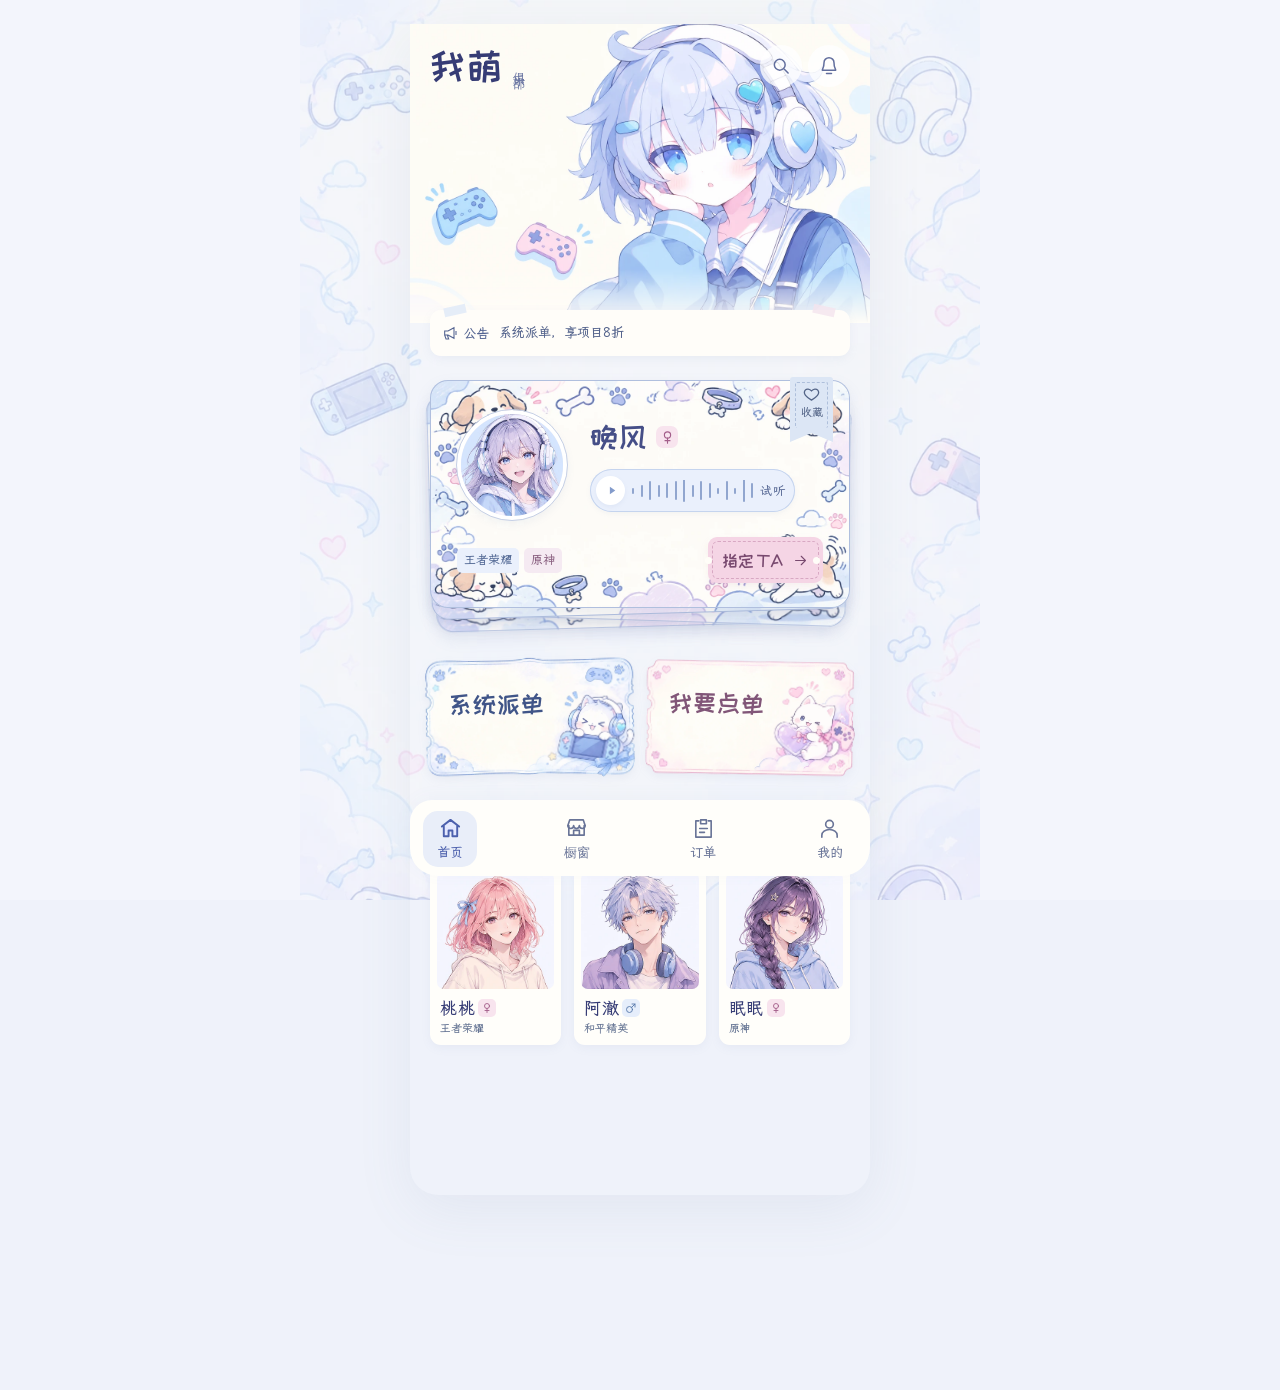
<file: index.html>
<!doctype html>
<html lang="zh-CN">
<head>
  <meta charset="utf-8">
  <meta name="viewport" content="width=device-width,initial-scale=1,viewport-fit=cover">
  <meta name="theme-color" content="#f6f7ff">
  <title>我萌 · 俱乐部</title>
  <link rel="icon" href="assets/favicon.svg" type="image/svg+xml">
  <link rel="preload" href="assets/hero.webp" as="image">
  <link rel="preload" href="assets/wenkai-ui.woff2" as="font" type="font/woff2" crossorigin>
  <link rel="preload" href="assets/kuaile-heading.woff2" as="font" type="font/woff2" crossorigin>
  <link rel="stylesheet" href="style.css?v=personal-center1">
  <link rel="stylesheet" href="theme.css?v=personal-flash-card1">
  <script src="app.js?v=personal-flash-card1" defer></script>
</head>
<body>
<svg class="icon-library" xmlns="http://www.w3.org/2000/svg" aria-hidden="true">
  <symbol id="i-female" viewBox="0 0 24 24"><circle cx="12" cy="8" r="5"/><path d="M12 13v8m-4-4h8"/></symbol>
  <symbol id="i-male" viewBox="0 0 24 24"><circle cx="9" cy="15" r="6"/><path d="m13 11 7-7m-6 0h6v6"/></symbol>
  <symbol id="i-sparkle" viewBox="0 0 24 24"><path d="m12 3 2.5 6.5L21 12l-6.5 2.5L12 21l-2.5-6.5L3 12l6.5-2.5L12 3Z"/></symbol>
  <symbol id="i-search" viewBox="0 0 24 24"><circle cx="10.5" cy="10.5" r="6.5"/><path d="m16 16 4.5 4.5"/></symbol>
  <symbol id="i-bell" viewBox="0 0 24 24"><path d="M18 8a6 6 0 0 0-12 0c0 7-2 7-2 9h16c0-2-2-2-2-9M9 21h6"/></symbol>
  <symbol id="i-arrow" viewBox="0 0 24 24"><path d="M5 12h14m-6-6 6 6-6 6"/></symbol>
  <symbol id="i-chevron" viewBox="0 0 24 24"><path d="m9 5 7 7-7 7"/></symbol>
  <symbol id="i-close" viewBox="0 0 24 24"><path d="m6 6 12 12M18 6 6 18"/></symbol>
  <symbol id="i-edit" viewBox="0 0 24 24"><path d="m4 16.5-.8 3.3 3.3-.8L18.8 6.7a2.2 2.2 0 0 0-3.1-3.1L4 16.5Z"/><path d="m14.6 5.4 4 4"/></symbol>
  <symbol id="i-upload" viewBox="0 0 24 24"><path d="M12 15V3m0 0L7.5 7.5M12 3l4.5 4.5M5 13v6h14v-6"/></symbol>
  <symbol id="i-heart" viewBox="0 0 24 24"><path d="M20.8 5.9c-2-2.4-6.2-2-8.8 1.1C9.4 3.9 5.2 3.5 3.2 5.9c-4 4.8 2 10.1 8.8 14.1 6.8-4 12.8-9.3 8.8-14.1Z"/></symbol>
  <symbol id="i-crown" viewBox="0 0 24 24"><path d="m3 7 4.5 3L12 4l4.5 6L21 7l-2 12H5L3 7Z"/><path d="M8 15h8"/></symbol>
  <symbol id="i-home" viewBox="0 0 24 24"><path d="m3 10 9-7 9 7M5 9v11h5v-6h4v6h5V9"/></symbol>
  <symbol id="i-people" viewBox="0 0 24 24"><circle cx="9" cy="8" r="3.5"/><path d="M2.8 21v-2a6.2 6.2 0 0 1 12.4 0v2M16 4.7a3.5 3.5 0 0 1 0 6.6M18 15a5 5 0 0 1 3 4.6V21"/></symbol>
  <symbol id="i-store" viewBox="0 0 24 24"><path d="M4 10v10h16V10M3 10l2-6h14l2 6"/><path d="M3 10a3 3 0 0 0 6 0 3 3 0 0 0 6 0 3 3 0 0 0 6 0M9 20v-5h6v5"/></symbol>
  <symbol id="i-order" viewBox="0 0 24 24"><path d="M7 4H4v17h16V4h-3M9 3h6v4H9zM8 12h8M8 16h5"/></symbol>
  <symbol id="i-message" viewBox="0 0 24 24"><path d="M21 11.5a9 8.5 0 0 1-9 8.5 10 10 0 0 1-3.8-.7L3 21l1.2-4.5A8 8 0 0 1 3 11.5 9 8.5 0 0 1 12 3a9 8.5 0 0 1 9 8.5Z"/><path d="M8 11.5h.01M12 11.5h.01M16 11.5h.01" stroke-width="3"/></symbol>
  <symbol id="i-user" viewBox="0 0 24 24"><circle cx="12" cy="7.5" r="4"/><path d="M4 21v-2a8 6 0 0 1 16 0v2"/></symbol>
  <symbol id="i-play" viewBox="0 0 24 24"><path d="m9 5 10 7-10 7V5Z" stroke-linejoin="round"/></symbol>
  <symbol id="i-check" viewBox="0 0 24 24"><path d="m5 12 4.5 4.5L19 7"/></symbol>
  <symbol id="i-star" viewBox="0 0 24 24"><path d="m12 2 2.8 7.2L22 12l-7.2 2.8L12 22l-2.8-7.2L2 12l7.2-2.8L12 2Z"/></symbol>
  <symbol id="i-headset" viewBox="0 0 24 24"><path d="M4 15v-3a8 8 0 0 1 16 0v3M4 12H2v7h4v-7H4Zm16 0h2v7h-4v-7h2ZM20 20c0 2-3 2-6 2"/></symbol>
  <symbol id="i-gamepad" viewBox="0 0 24 24"><path d="M7 6h10c2.2 0 3.5 1.4 3.9 3.5l1 7a3 3 0 0 1-5 2.6L14 17h-4l-2.9 2.1a3 3 0 0 1-5-2.6l1-7C3.5 7.4 4.8 6 7 6Z"/><path d="M7 10v6M4 13h6M16 11h.01M19 14h.01"/></symbol>
  <symbol id="i-announcement" viewBox="0 0 24 24"><path d="M4 9h5l9-5v16l-9-5H4V9Zm4 6 2 6H6l-2-6M21 9v6"/></symbol>
  <symbol id="i-info" viewBox="0 0 24 24"><circle cx="12" cy="12" r="9"/><path d="M12 7v6m0 3h.01"/></symbol>
  <symbol id="i-clock" viewBox="0 0 24 24"><circle cx="12" cy="12" r="9"/><path d="M12 7v5l3 2"/></symbol>
  <symbol id="i-calendar" viewBox="0 0 24 24"><rect x="3" y="5" width="18" height="16" rx="2"/><path d="M16 3v4M8 3v4M3 10h18"/></symbol>
  <symbol id="i-wallet" viewBox="0 0 24 24"><path d="M4 6.5A2.5 2.5 0 0 1 6.5 4H19a2 2 0 0 1 2 2v12a2 2 0 0 1-2 2H6.5A2.5 2.5 0 0 1 4 17.5z"/><path d="M4 7h15a2 2 0 0 1 2 2v2H16a2 2 0 0 0 0 4h5M17 13h.01"/></symbol>
  <symbol id="i-gift" viewBox="0 0 24 24"><path d="M3 10h18v11H3zM2 7h20v3H2zM12 7v14M12 7H8.5A2.5 2.5 0 1 1 11 4.5C11 6 12 7 12 7Zm0 0h3.5A2.5 2.5 0 1 0 13 4.5C13 6 12 7 12 7Z"/></symbol>
  <symbol id="i-settings" viewBox="0 0 24 24"><path d="M12 8.5a3.5 3.5 0 1 0 0 7 3.5 3.5 0 0 0 0-7Z"/><path d="m19.4 15 .1.1a2 2 0 1 1-2.8 2.8l-.1-.1a2 2 0 0 0-3.4 1.4v.2a2 2 0 1 1-4 0v-.2a2 2 0 0 0-3.4-1.4l-.1.1a2 2 0 1 1-2.8-2.8l.1-.1A2 2 0 0 0 1.6 11h-.2a2 2 0 1 1 0-4h.2A2 2 0 0 0 3 3.6l-.1-.1a2 2 0 1 1 2.8-2.8l.1.1A2 2 0 0 0 9.2-.6h.2a2 2 0 1 1 4 0v.2a2 2 0 0 0 3.4 1.4l.1-.1a2 2 0 1 1 2.8 2.8l-.1.1A2 2 0 0 0 21 7h.2a2 2 0 1 1 0 4H21a2 2 0 0 0-1.6 4Z" transform="translate(1 1) scale(.92)"/></symbol>
  <symbol id="i-help" viewBox="0 0 24 24"><circle cx="12" cy="12" r="9"/><path d="M9.8 9a2.3 2.3 0 1 1 3.9 1.7c-.9.8-1.7 1.2-1.7 2.8M12 17h.01"/></symbol>
</svg>

<div class="app">
  <header class="hero">
    <img class="hero-art" src="assets/hero.webp" alt="蓝发耳机少女和游戏手柄" width="1200" height="800" fetchpriority="high">
    <div class="topbar">
      <a class="brand" href="#" aria-label="我萌首页"><span class="brand-name">我萌</span><span class="brand-label">俱乐部</span></a>
      <div class="top-actions">
        <button class="icon-button" data-open="search" aria-label="搜索陪玩"><svg><use href="#i-search"/></svg></button>
        <button class="icon-button" data-open="messages" aria-label="消息通知"><svg><use href="#i-bell"/></svg></button>
      </div>
    </div>
  </header>

  <main>
    <h1 class="visually-hidden">我萌俱乐部</h1>
    <section class="headliners" aria-label="头牌展示">
      <div class="announcement" role="region" aria-label="团内公告轮播">
        <span class="announcement-label"><svg aria-hidden="true"><use href="#i-announcement"/></svg>公告</span>
        <button class="announcement-content" id="noticeOpen" aria-label="查看公告"><span class="notice-window"><span class="notice-track" id="noticeTrack"></span></span></button>
      </div>
      <div class="deck" id="deck" tabindex="0" role="region" aria-label="头牌卡片，可向任意方向拖动丢出，或按方向键、空格键丢出">
        <article class="featured-card" id="featuredCard" data-skin="cloud-paws" aria-label="头牌晚风">
          <button class="save-person" aria-label="收藏晚风" aria-pressed="false"><svg aria-hidden="true"><use href="#i-heart"/></svg><span>收藏</span></button>
          <div class="card-top">
            <div class="portrait-wrap"><img src="assets/avatar-1.webp" width="320" height="320" alt="晚风" draggable="false"></div>
            <div class="profile-info">
              <div class="name-line"><h2>晚风</h2><span class="gender-badge" data-gender="female" aria-label="女"><svg aria-hidden="true"><use href="#i-female"/></svg></span></div>
              <button class="voice-button" aria-label="试听晚风的声音"><span class="voice-play"><svg aria-hidden="true"><use href="#i-play"/></svg></span><span class="waveform" aria-hidden="true"><i></i><i></i><i></i><i></i><i></i><i></i><i></i><i></i><i></i><i></i><i></i><i></i><i></i><i></i><i></i></span><span class="voice-label">试听</span></button>
            </div>
          </div>
          <div class="card-actions">
            <div class="profile-tags"><span>王者荣耀</span><span>原神</span></div>
            <button class="specify-button"><span>指定 TA</span><svg aria-hidden="true"><use href="#i-arrow"/></svg></button>
          </div>
        </article>
      </div>
      <p class="visually-hidden" id="cardAnnouncement" aria-live="polite" aria-atomic="true"></p>
    </section>

    <section class="order-entries" aria-label="选择下单方式">
      <button class="entry dispatch-entry" data-open="dispatch">
        <span class="entry-title">系统派单</span>
        <img class="entry-skin" src="assets/entry-dispatch.webp" alt="" width="768" height="512">
      </button>
      <button class="entry choose-entry" data-open="choose">
        <span class="entry-title">我要点单</span>
        <img class="entry-skin" src="assets/entry-choose.webp" alt="" width="768" height="512">
      </button>
    </section>

    <section class="newcomers" aria-labelledby="newcomersTitle">
      <div class="section-heading"><h2 id="newcomersTitle"><svg class="newcomer-heading-icon" aria-hidden="true"><use href="#i-sparkle"/></svg>新人报道</h2><button class="text-button" data-open="newcomers">认识一下<svg aria-hidden="true"><use href="#i-chevron"/></svg></button></div>
      <div class="newcomer-grid" id="newcomerGrid"></div>
    </section>
  </main>

  <div id="tabPage" class="tab-page" hidden aria-live="polite"></div>

</div>

<nav class="bottom-nav" aria-label="主导航">
  <button class="nav-item active" aria-current="page" id="homeNav"><svg><use href="#i-home"/></svg><span>首页</span></button>
  <button class="nav-item" data-open="shop"><svg><use href="#i-store"/></svg><span>橱窗</span></button>
  <button class="nav-item" data-open="orders"><svg><use href="#i-order"/></svg><span>订单</span></button>
  <button class="nav-item" data-open="mine"><svg><use href="#i-user"/></svg><span>我的</span></button>
</nav>

<dialog id="entrySheet" class="entry-sheet" aria-labelledby="sheetTitle">
  <div class="sheet-handle" aria-hidden="true"></div>
  <div class="sheet-header"><h2 id="sheetTitle"></h2><button class="icon-button" id="closeSheet" aria-label="关闭"><svg><use href="#i-close"/></svg></button></div>
  <div id="sheetBody"></div>
</dialog>
<div class="toast" id="toast" role="status" aria-live="polite"></div>
</body>
</html>
</file>
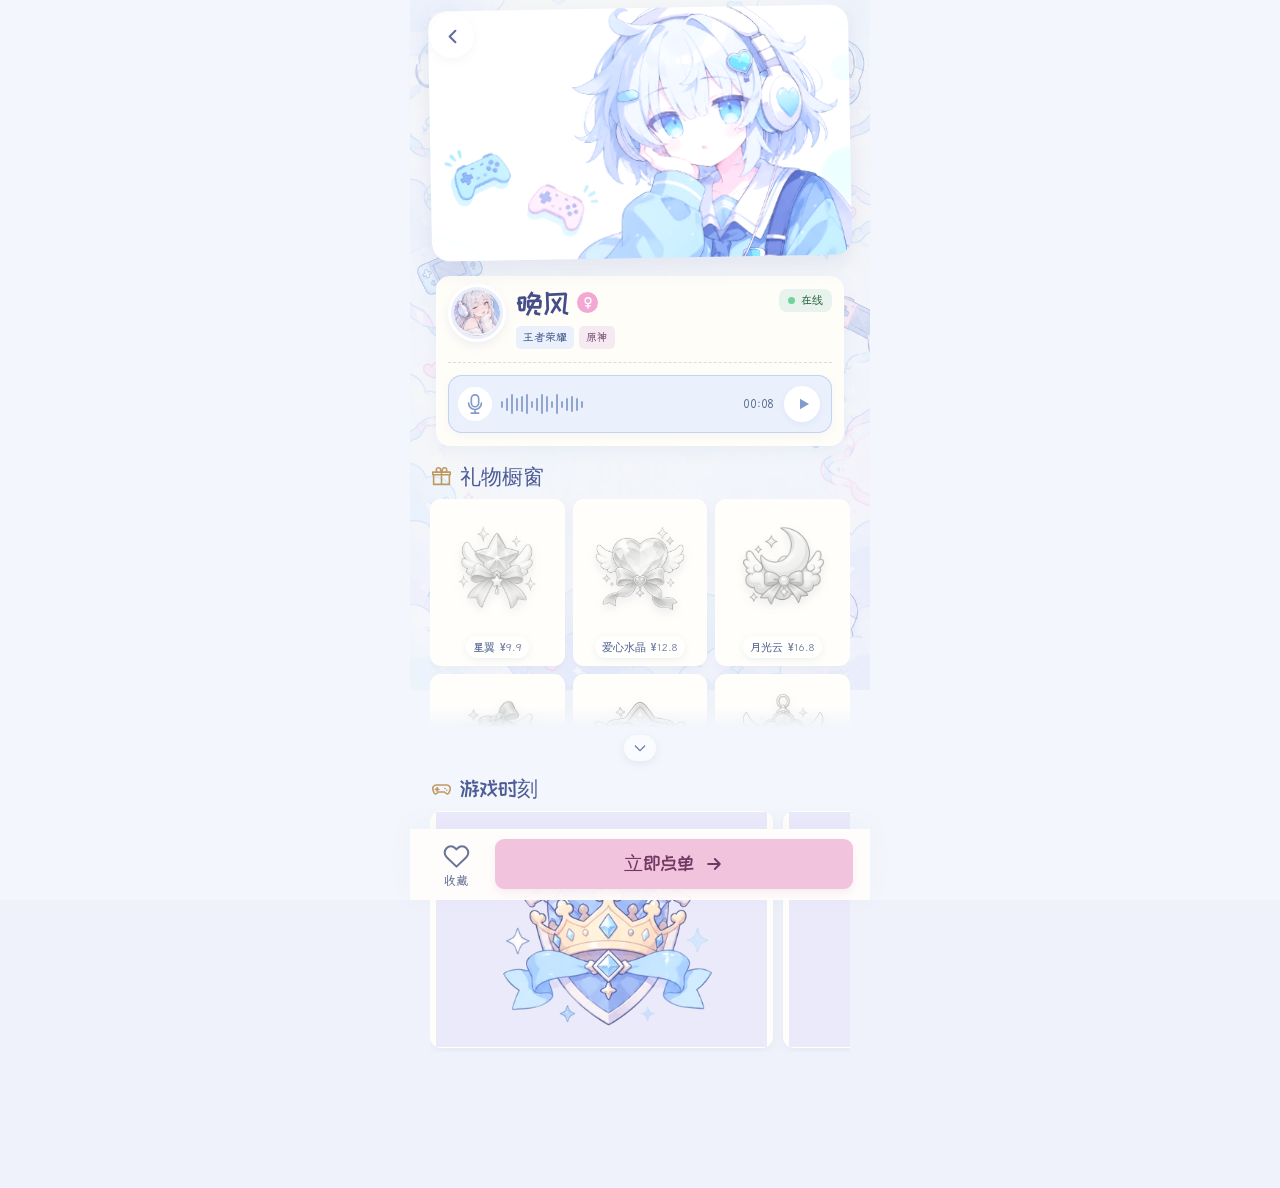
<file: companion-profile-preview.html>
<!doctype html>
<html lang="zh-CN">
<head>
  <meta charset="utf-8">
  <meta name="viewport" content="width=device-width,initial-scale=1,viewport-fit=cover">
  <meta name="theme-color" content="#7775b8">
  <title id="pageTitle">晚风 · 陪玩主页</title>
  <style>
    @font-face{font-family:WenKai;src:url('assets/wenkai-ui.woff2') format('woff2');font-display:swap}
    @font-face{font-family:KuaiLe;src:url('assets/kuaile-heading.woff2') format('woff2');font-display:swap}
    :root{color-scheme:light;--ink:#343258;--muted:#73729c;--paper:#fffaff;--lav:#8f83d3;--lilac:#ded7ff;--pink:#f0bddc;--line:#fffaffcc;--font-ui:WenKai,'PingFang SC','Microsoft YaHei',sans-serif;--font-title:KuaiLe,WenKai,sans-serif;--ease:cubic-bezier(.2,.8,.2,1);font-family:var(--font-ui);color:var(--ink);background:#7775b8;font-synthesis:none}
    *{box-sizing:border-box}
    html{min-width:320px;min-height:100%;scroll-behavior:smooth;scrollbar-color:#b6adeb transparent}
    body{min-width:320px;min-height:100svh;margin:0;overflow-x:hidden;background:#7775b8;font-size:15px}
    body::before{content:"";position:fixed;z-index:0;inset:0;pointer-events:none;background:linear-gradient(#67639d66,#a89dd666),url('assets/theme-background.webp') center top/cover no-repeat;filter:saturate(1.1);opacity:.86}
    button,a{-webkit-tap-highlight-color:transparent}
    button{font:inherit;color:inherit;cursor:pointer}
    button:focus-visible,a:focus-visible{outline:2px solid #fff;outline-offset:3px}
    ::selection{background:#f5d7ef;color:#312d5c}
    .icon-library{position:absolute;width:0;height:0;overflow:hidden}
    svg{width:20px;height:20px;fill:none;stroke:currentColor;stroke-width:1.8;stroke-linecap:round;stroke-linejoin:round;flex:none}
    .app{position:relative;z-index:1;width:100%;max-width:460px;min-height:100svh;margin:0 auto;padding-bottom:calc(112px + env(safe-area-inset-bottom));color:var(--paper)}
    .topbar{position:absolute;z-index:10;top:0;left:0;width:100%;height:74px;display:flex;align-items:center;justify-content:space-between;padding:10px 19px;color:#fff}
    .topbar-left,.topbar-right{display:flex;align-items:center;gap:10px}
    .topbar-button{width:44px;height:44px;display:grid;place-items:center;border:1px solid #fff5;border-radius:50%;background:#3c396555;color:#fff;backdrop-filter:blur(10px)}
    .topbar-button svg{width:23px;height:23px;stroke-width:2.2}
    .topbar-title{display:none}
    main{padding:0 18px 20px}
    .hero-stage{position:relative;margin:0 -18px;padding:17px 19px 0;min-height:330px;background:linear-gradient(180deg,#28264f55 0%,transparent 40%,#5f5b9cbb 100%);overflow:hidden}
    .hero-stage::after{content:"";position:absolute;z-index:0;inset:auto -15% -100px;height:220px;background:radial-gradient(ellipse,#efeaff88 0%,transparent 69%);pointer-events:none}
    .holo-card{position:relative;z-index:1;height:238px;margin:0 8px;border:1px solid #fff9;border-radius:20px 24px 25px 18px;overflow:hidden;transform:rotate(-2deg);background:#8379bd;box-shadow:0 18px 36px #24204655;isolation:isolate}
    .holo-card::before{content:"";position:absolute;z-index:2;inset:0;background:linear-gradient(112deg,transparent 14%,#fff6 31%,transparent 44%,#c9d9ff2e 66%,transparent 77%),radial-gradient(circle at 74% 13%,#fff9 0 1px,transparent 2px),radial-gradient(circle at 26% 75%,#fff8 0 1px,transparent 2px);background-size:auto,55px 55px,73px 73px;mix-blend-mode:screen;pointer-events:none}
    .holo-card::after{content:"";position:absolute;z-index:3;inset:8px;border:1px solid #fff8;border-radius:15px;transform:rotate(1deg);pointer-events:none}
    .holo-card.is-floating{transform:rotateY(-10deg) rotateX(4deg) rotate(-1deg) translateY(-8px) scale(1.025);box-shadow:0 26px 42px #24204677;transition:transform .42s var(--ease),box-shadow .42s var(--ease)}
    .holo-card img{width:100%;height:100%;display:block;object-fit:cover;object-position:center 30%;filter:saturate(1.12) brightness(1.06)}
    .card-stamp{position:absolute;z-index:4;left:20px;top:18px;color:#fff;font-family:var(--font-title);font-size:16px;text-shadow:0 1px 8px #51418888;transform:rotate(-2deg)}
    .card-stamp small{display:block;font-family:var(--font-ui);font-size:9px;letter-spacing:2px;opacity:.84;margin-top:1px}
    .card-spark{position:absolute;z-index:4;right:22px;bottom:25px;color:#fff;font-size:30px;line-height:1;text-shadow:0 0 14px #fff}
    .save-float{position:absolute;z-index:6;right:9px;top:217px;display:flex;align-items:center;gap:6px;height:42px;padding:0 14px 0 11px;border:1px solid #fff8;border-radius:23px;background:#534f8dbd;color:#fff;box-shadow:0 6px 14px #302b5d42;backdrop-filter:blur(10px);font-size:14px}
    .save-float svg{width:19px;height:19px}
    .save-float[aria-pressed="true"]{background:#c16eaaee}
    .identity-block{position:relative;z-index:4;min-height:108px;padding:15px 5px 11px 106px;margin-top:-3px}
    .portrait-frame{position:absolute;left:1px;top:-19px;width:91px;height:91px;padding:4px;border:2px solid #fff;border-radius:50%;background:#b7aef0;box-shadow:0 7px 20px #35305d66,0 0 0 5px #ffffff22}
    .portrait-frame img{width:100%;height:100%;display:block;object-fit:cover;border-radius:50%}
    .person-name-line{display:flex;align-items:center;gap:8px;min-width:0}
    .person-name-line h1{margin:0;font-family:var(--font-title);font-size:30px;font-weight:400;line-height:1.1;color:#fff;text-shadow:0 2px 9px #37325d66;white-space:nowrap}
    .gender-badge{width:21px;height:21px;display:grid;place-items:center;border-radius:50%;background:#f3a7d3;color:#fff}
    .gender-badge[data-gender="male"]{background:#8eb8ef}
    .gender-badge svg{width:14px;height:14px;stroke-width:2.2}
    .profile-line{margin:8px 0 9px;color:#f5f2ff;white-space:nowrap;overflow:hidden;text-overflow:ellipsis;font-size:14px;text-shadow:0 1px 6px #423d6a66}
    .status-chip{display:inline-flex;align-items:center;gap:6px;padding:5px 10px;border-radius:16px;background:#61c795e8;color:#fff;font-size:12px;box-shadow:0 4px 12px #314a4a30}
    .status-chip::before{content:"";width:8px;height:8px;border-radius:50%;background:#ceffbd}
    .section{position:relative;margin-top:14px;padding:14px 13px 13px;border:0;border-radius:22px;background:#807ab655;box-shadow:0 10px 23px #332d6527, inset 0 1px #ffffff22;backdrop-filter:blur(12px)}
    .voice-panel{display:grid;grid-template-columns:42px minmax(0,1fr) 48px 45px 42px;align-items:center;gap:10px;min-height:76px;padding:11px 12px;border:0;border-radius:22px;background:#716da970;color:#fff;box-shadow:0 8px 19px #332d6527, inset 0 1px #ffffff22}
    .voice-icon{width:38px;height:38px;display:grid;place-items:center;border-radius:50%;background:#f6e9ffcc;color:#806fc7}
    .voice-icon svg{fill:none;stroke:currentColor;width:22px;height:22px}
    .voice-copy{min-width:0;display:flex;flex-direction:column;gap:4px}
    .voice-copy strong{font-size:16px;font-weight:600;white-space:nowrap}
    .voice-copy small{font-size:12px;color:#eeeaff;white-space:nowrap;overflow:hidden;text-overflow:ellipsis}
    .waveform{height:26px;display:flex;align-items:center;justify-content:center;gap:3px;overflow:hidden}
    .waveform i{width:2px;height:7px;border-radius:2px;background:#f6e8ff}.waveform i:nth-child(2n){height:13px}.waveform i:nth-child(3n){height:20px}.waveform i:nth-child(5n){height:16px}
    .voice-time{font-size:12px;color:#f7f0ff;text-align:right}
    .voice-play{width:42px;height:42px;display:grid;place-items:center;border:1px solid #fff9;border-radius:50%;background:#f4e5ff;color:#8a6fc5;box-shadow:0 4px 12px #4b397744}
    .voice-play svg{width:18px;height:18px;fill:currentColor;stroke:none;margin-left:2px}
    .section-heading{display:flex;align-items:center;justify-content:space-between;gap:10px;margin:0 1px 12px;color:#fff}
    .section-heading h2{display:flex;align-items:center;gap:8px;margin:0;font-family:var(--font-title);font-size:21px;font-weight:400;line-height:1.2}
    .section-heading h2 svg{width:21px;height:21px;color:#ffdbfb}
    .section-heading small{font-size:12px;color:#eeeaff}
    .text-action{display:inline-flex;align-items:center;gap:3px;border:0;background:transparent;color:#fff;font-size:12px;padding:5px 0}
    .text-action svg{width:15px;height:15px}
    .gift-toggle{width:32px;height:26px;display:grid;place-items:center;margin:8px auto -3px;border:0;border-radius:14px;background:#ffffff8c;color:#6876a2;box-shadow:0 3px 8px #6d73a01c;padding:0;transition:background .2s var(--ease),color .2s var(--ease)}
    .gift-toggle:hover{background:#fff;color:#586594}
    .gift-toggle svg{width:16px;height:16px;transform:rotate(90deg);transition:transform .24s var(--ease)}
    .gift-toggle[aria-expanded="true"] svg{transform:rotate(-90deg)}
    .gift-grid{position:relative;display:grid;grid-template-columns:repeat(3,minmax(0,1fr));gap:8px;max-height:var(--gift-expanded-height,9999px);overflow:hidden;transition:opacity .2s var(--ease),max-height .32s var(--ease)}
    .gift-grid.is-collapsed{max-height:var(--gift-collapsed-height,180px);opacity:1}
    .gift-grid.is-collapsed{-webkit-mask-image:linear-gradient(to bottom,#000 0%,#000 calc(100% - 22px),transparent 100%);mask-image:linear-gradient(to bottom,#000 0%,#000 calc(100% - 22px),transparent 100%);-webkit-mask-repeat:no-repeat;mask-repeat:no-repeat;-webkit-mask-size:100% 100%;mask-size:100% 100%}
    .gift-item{min-width:0;padding:7px 5px 8px;border:1px solid #fff8;border-radius:14px;background:linear-gradient(145deg,#dcd5ffcc,#f3e9ffb8);color:#3d396c;text-align:center;box-shadow:0 5px 12px #4e43792e;cursor:pointer;font:inherit;transition:transform .22s var(--ease),box-shadow .22s var(--ease),background .22s var(--ease)}
    .gift-item:hover,.gift-item:focus-visible{transform:translateY(-2px);background:linear-gradient(145deg,#e9e4ffed,#fff8ffed);box-shadow:0 8px 16px #4e43793a;outline:0}
    .gift-item:focus-visible{box-shadow:0 0 0 3px #b6a8ed66,0 8px 16px #4e43793a}
    .gift-item.is-lit{background:linear-gradient(145deg,#e1efffcc,#fdf1ffea);box-shadow:0 6px 16px #7f7cc044}
    .gift-art{position:relative;width:100%;aspect-ratio:1;display:grid;place-items:center;overflow:hidden;margin-bottom:5px;padding:2px;isolation:isolate}
    .gift-art img{position:relative;z-index:2;width:86%;height:86%;object-fit:contain;opacity:.56;filter:grayscale(1) saturate(.15) drop-shadow(0 4px 5px #62549330);transition:opacity .4s var(--ease),filter .55s var(--ease),transform .4s var(--ease)}
    .gift-item.is-lit .gift-art img{opacity:1;filter:saturate(1.04) contrast(1.02) drop-shadow(0 4px 7px #6254934c);transform:scale(1.02)}
    .gift-halo{position:absolute;z-index:0;width:64%;height:64%;border-radius:50%;background:radial-gradient(circle,#b8d4f65c,#e2d5f826 44%,transparent 73%);opacity:0;transform:scale(.82);transition:opacity .8s var(--ease),transform .8s var(--ease)}
    .gift-particle{position:absolute;top:50%;left:50%;z-index:4;width:5px;height:5px;margin:-2.5px 0 0 -2.5px;border-radius:50%;background:var(--particle-color,#b9dbef);box-shadow:0 1px 7px #91bee0c2;opacity:0;transform:translate(0,0) scale(.1);transition:opacity .5s ease;pointer-events:none}
    .gift-particle--star{width:10px;height:10px;margin:-5px 0 0 -5px;border-radius:0;clip-path:polygon(50% 0,63% 37%,100% 50%,63% 63%,50% 100%,37% 63%,0 50%,37% 37%);filter:drop-shadow(0 0 4px #fff)}
    .gift-particle--diamond{width:9px;height:9px;margin:-4.5px 0 0 -4.5px;border-radius:1px;clip-path:polygon(50% 0,100% 50%,50% 100%,0 50%);filter:drop-shadow(0 0 4px #fff)}
    .gift-particle--ring{width:12px;height:12px;margin:-6px 0 0 -6px;border:1px solid var(--particle-color,#b9dbef);border-radius:50%;background:transparent;box-shadow:0 0 6px var(--particle-color,#b9dbef)}
    .gift-particle--spark{width:3px;height:16px;margin:-8px 0 0 -1.5px;border-radius:99px;background:linear-gradient(180deg,transparent,#fff 48%,transparent);box-shadow:0 0 6px var(--particle-color,#b9dbef);transform-origin:50% 50%}
    .gift-particle--spark::after{content:"";position:absolute;top:6.5px;left:-6px;width:15px;height:3px;border-radius:99px;background:linear-gradient(90deg,transparent,#fff,transparent);box-shadow:0 0 6px var(--particle-color,#b9dbef)}
    .gift-shimmer{position:absolute;z-index:5;inset:4%;border-radius:inherit;background:linear-gradient(112deg,transparent 18%,#fff9 36%,transparent 47%,#dce9ff4c 58%,transparent 72%);background-size:210% 100%;background-position:-130% 0;mix-blend-mode:screen;opacity:0;pointer-events:none}
    .gift-item.is-lit .gift-halo{opacity:1;transform:scale(1.12);animation:gift-halo-breathe 4.8s ease-in-out infinite}
    .gift-item.is-lit .gift-particle{animation:gift-particle-burst var(--duration,5.8s) cubic-bezier(.2,.72,.3,1) var(--delay,0s) infinite}
    .gift-item.is-lit .gift-shimmer{opacity:.7;animation:gift-shimmer-sweep 5.8s ease-in-out -1.4s infinite}
    .gift-item.is-lit .gift-art img{animation:gift-image-breathe 4.8s ease-in-out infinite}
    .gift-meta{display:inline-flex;align-items:center;justify-content:center;gap:5px;max-width:100%;padding:4px 7px 3px;border-radius:999px;background:#ffffffd9;color:#4d5d8b;box-shadow:0 2px 7px #7c8bb01f;vertical-align:top}
    .gift-meta strong{min-width:0;overflow:hidden;text-overflow:ellipsis;white-space:nowrap;font-size:11px;font-weight:600}
    .gift-meta small{color:#7968aa;font-size:10px;white-space:nowrap;font-weight:600}
    body.dialog-open{overflow:hidden}
    .gift-dialog,.payment-dialog{position:fixed;z-index:50;inset:0;display:grid;place-items:end center;padding:14px;background:#35315866}
    .gift-dialog[hidden],.payment-dialog[hidden]{display:none}
    .gift-dialog-panel,.payment-dialog-panel{position:relative;width:min(100%,460px);max-height:min(88svh,620px);overflow:auto;border:1px solid #fff;border-radius:25px 25px 18px 18px;background:#fffafff7;color:#454875;box-shadow:0 -12px 34px #312b5c35;padding:21px 18px calc(18px + env(safe-area-inset-bottom));animation:dialog-rise .28s var(--ease)}
    .dialog-close{position:absolute;top:12px;right:12px;width:34px;height:34px;display:grid;place-items:center;border:0;border-radius:50%;background:#eef0ff;color:#6874a0}
    .dialog-close svg{width:17px;height:17px}
    .gift-dialog-head{display:flex;align-items:center;gap:15px;padding:2px 34px 15px 2px}
    .gift-dialog-art{width:100px;height:100px;display:grid;place-items:center;flex:none;border-radius:20px;background:linear-gradient(145deg,#e4e2ff,#fff0fa);box-shadow:inset 0 1px #fff,0 7px 16px #7e78aa20}
    .gift-dialog-art img{width:92%;height:92%;object-fit:contain;filter:drop-shadow(0 5px 7px #62549344)}
    .dialog-kicker{margin:0 0 4px;color:#8c86b5;font-size:11px}
    .gift-dialog-head h2,.payment-dialog-panel h2{margin:0;color:#4d568e;font-family:var(--font-title);font-size:25px;font-weight:400}
    .dialog-price{margin:7px 0 0;color:#9a6a9b;font-size:17px;font-weight:700}
    .recipient-strip{display:flex;align-items:center;gap:9px;margin:2px 0 15px;padding:9px 11px;border-radius:13px;background:#f3f1ff;color:#74759e;font-size:12px}
    .recipient-strip img{width:28px;height:28px;display:block;border-radius:50%;object-fit:cover;border:2px solid #fff;box-shadow:0 2px 6px #6863982b}
    .recipient-strip strong{color:#51598d;font-size:13px}
    .quantity-row,.gift-total-row{display:flex;align-items:center;justify-content:space-between;gap:12px;color:#626992;font-size:13px}
    .quantity-stepper{display:flex;align-items:center;gap:12px}
    .stepper-button{width:32px;height:32px;display:grid;place-items:center;border:1px solid #d4d5ee;border-radius:10px;background:#fff;color:#6570a4}
    .stepper-button:hover{background:#eff0ff}
    .stepper-button svg{width:15px;height:15px}
    .quantity-output{min-width:20px;color:#4d568e;font-size:16px;font-weight:700;text-align:center}
    .gift-total-row{margin:16px 0 14px;padding-top:13px;border-top:1px solid #ece9f6}
    .gift-total-row strong{color:#8d568e;font-size:18px}
    .gift-submit,.payment-close{width:100%;height:48px;border:0;border-radius:14px;background:linear-gradient(105deg,#f0bddc,#c8b4ef);color:#fff;font-family:var(--font-title);font-size:19px;box-shadow:0 7px 15px #b88cba36}
    .payment-dialog{place-items:center;padding:18px}
    .payment-dialog-panel{width:min(100%,370px);padding:26px 22px 22px;text-align:center;border-radius:24px}
    .payment-dialog-panel h2{font-size:24px}
    .payment-subtitle{margin:6px 0 15px;color:#777aa0;font-size:12px}
    .payment-order-line{display:flex;align-items:center;justify-content:space-between;gap:10px;margin:0 0 14px;padding:9px 11px;border-radius:12px;background:#f4f2ff;color:#626991;font-size:12px}
    .payment-order-line strong{color:#8d568e;font-size:16px}
    .qr-code{width:214px;height:214px;display:grid;grid-template-columns:repeat(25,1fr);grid-template-rows:repeat(25,1fr);gap:0;margin:0 auto 12px;padding:8px;border:8px solid #fff;border-radius:12px;background:#fff;box-shadow:0 6px 15px #6a67972b}
    .qr-code i{display:block;background:transparent}
    .qr-code i.is-dark{background:#31345f}
    .payment-close{height:42px;background:#eef0ff;color:#646e9d;box-shadow:none;font-family:var(--font-ui);font-size:14px}
    .order-dialog{position:fixed;z-index:51;inset:0;display:grid;place-items:end center;padding:14px;background:#35315866}
    .order-dialog[hidden]{display:none}
    .order-dialog-panel{position:relative;width:min(100%,460px);max-height:min(90svh,680px);overflow:auto;border:1px solid #fff;border-radius:25px 25px 18px 18px;background:#fffafff7;color:#454875;box-shadow:0 -12px 34px #312b5c35;padding:21px 18px calc(18px + env(safe-area-inset-bottom));animation:dialog-rise .28s var(--ease)}
    .order-dialog-head{display:flex;align-items:start;justify-content:space-between;gap:14px;padding:1px 34px 17px 2px}
    .order-dialog-head h2{margin:0;color:#4d568e;font-family:var(--font-title);font-size:25px;font-weight:400}
    .order-dialog-kicker{margin:0 0 4px;color:#8c86b5;font-size:11px}
    .order-online{display:inline-flex;align-items:center;gap:5px;margin-top:4px;padding:5px 8px;border-radius:999px;background:#e7f3ec;color:#47745a;font-size:11px;white-space:nowrap}
    .order-online::before{content:"";width:6px;height:6px;border-radius:50%;background:#72d49a}
    .order-form{display:grid;gap:13px}
    .order-field,.order-mode-field{display:grid;gap:7px;margin:0;padding:0;border:0}
    .order-field>span:first-child,.order-mode-field legend{padding:0;color:#656d96;font-size:12px;font-weight:600}
    .order-select-wrap{position:relative;z-index:1;display:block;min-width:0}
    .order-select-wrap.is-open{z-index:20}
    .order-select-trigger{position:relative;width:100%;min-width:0;height:46px;display:flex;align-items:center;padding:0 34px 0 12px;border:1px solid #cfd9ee;border-radius:9px;background:rgba(255,253,248,.96);color:#495783;font:inherit;font-size:14px;text-align:left;transition:border-color .16s,background .16s}
    .order-service-trigger{padding-left:42px}
    .order-select-mark{position:absolute;z-index:1;top:50%;left:11px;width:24px;height:24px;display:grid;place-items:center;transform:translateY(-50%);color:#7888bc;pointer-events:none}
    .order-select-mark svg{width:19px;height:19px;fill:none;stroke:currentColor;stroke-width:1.6;stroke-linecap:round;stroke-linejoin:round}
    .order-select-trigger[aria-expanded=true]{border-color:#8296d0;background:#fff}
    .order-select-value{display:block;min-width:0;overflow:hidden;text-overflow:ellipsis;white-space:nowrap}
    .order-select-chevron{position:absolute;top:50%;right:11px;width:15px;height:15px;transform:translateY(-50%) rotate(90deg);fill:none;stroke:#7180ad;stroke-width:1.8;stroke-linecap:round;stroke-linejoin:round;transition:transform .16s;pointer-events:none}
    .order-select-trigger[aria-expanded=true] .order-select-chevron{transform:translateY(-50%) rotate(-90deg)}
    .order-options{position:absolute;z-index:24;top:calc(100% + 8px);left:0;right:0;display:grid;gap:4px;max-height:min(36svh,236px);padding:6px;overflow:auto;border:1px solid #cbd5e9;border-radius:14px;background:#fffdf8;box-shadow:0 12px 26px #586c9b2b;overscroll-behavior:contain}
    .order-options[hidden]{display:none}
    .order-select-wrap.opens-up .order-options{top:auto;bottom:calc(100% + 10px)}
    .order-option{-webkit-appearance:none;appearance:none;width:100%;min-width:0;min-height:48px;display:flex;align-items:center;justify-content:space-between;gap:10px;padding:6px 9px;border:0;border-radius:10px;background:transparent;box-shadow:none;color:#495783;font:inherit;font-size:14px;line-height:1.4;text-align:left;white-space:normal;cursor:pointer}
    .order-option-copy{min-width:0;display:flex;align-items:center;gap:10px}
    .order-option-copy>span:last-child{min-width:0;overflow-wrap:anywhere}
    .order-option-check{width:19px;height:19px;flex:none;display:grid;place-items:center;border:1px solid #d5ddec;border-radius:50%;color:transparent;background:#fffdf8;transition:background .16s,border-color .16s,color .16s}
    .order-option-check svg{width:12px;height:12px;fill:none;stroke:currentColor;stroke-width:2;stroke-linecap:round;stroke-linejoin:round}
    .order-option:hover,.order-option.is-active{background:#f1f4fb;color:#465b92}
    .order-option[aria-selected=true]{background:#f8eef4;color:#795775;box-shadow:inset 0 0 0 1px #ead7e3}
    .order-option[aria-selected=true] .order-option-check{border-color:#d5b4ca;background:#fff8fc;color:#8b5b7f}
    .order-duration-options .order-option{min-height:38px;padding-top:5px;padding-bottom:5px}
    .order-select-trigger:focus-visible,.order-option:focus-visible{outline:2px solid #a5b3da;outline-offset:2px}
    .order-note,.order-schedule{width:100%;border:1px solid #d8daf0;border-radius:12px;background:#fff;color:#4d568e;font:inherit;outline:0;transition:border-color .2s var(--ease),box-shadow .2s var(--ease)}
    .order-note{min-height:72px;padding:10px 12px;resize:vertical;line-height:1.5}
    .order-note:focus,.order-schedule:focus{border-color:#b8a8e4;box-shadow:0 0 0 3px #cbbde744}
    .order-mode{display:grid;grid-template-columns:repeat(2,minmax(0,1fr));gap:8px}
    .order-mode-option{position:relative;min-width:0}
    .order-mode-option input{position:absolute;width:1px;height:1px;opacity:0}
    .order-mode-option span{display:flex;align-items:center;justify-content:center;min-height:42px;padding:0 10px;border:1px solid #d8daf0;border-radius:12px;background:#fff;color:#6a7097;font-size:13px;cursor:pointer;transition:background .2s var(--ease),border-color .2s var(--ease),color .2s var(--ease),box-shadow .2s var(--ease)}
    .order-mode-option input:checked+span{border-color:#c7b2e7;background:#f3edff;color:#665b9c;box-shadow:0 3px 9px #9d8fd522}
    .order-mode-option input:focus-visible+span{outline:2px solid #a9cfe5;outline-offset:2px}
    .order-schedule-wrap[hidden]{display:none}
    .order-schedule{height:44px;padding:0 12px;color:#5f6792}
    .order-summary{display:flex;align-items:center;justify-content:space-between;gap:10px;margin-top:2px;padding:12px 11px;border-radius:13px;background:#f3f1ff;color:#697099;font-size:12px}
    .order-summary-copy{display:grid;gap:3px;min-width:0}
    .order-summary-copy strong{overflow:hidden;color:#51598d;font-size:13px;text-overflow:ellipsis;white-space:nowrap}
    .order-summary-copy small{color:#8586a8;font-size:11px}
    .order-summary>strong{color:#8d568e;font-size:18px;white-space:nowrap}
    .order-submit{width:100%;height:48px;border:0;border-radius:14px;background:linear-gradient(105deg,#f0bddc,#c8b4ef);color:#fff;font-family:var(--font-title);font-size:19px;box-shadow:0 7px 15px #b88cba36}
    @keyframes dialog-rise{from{opacity:0;transform:translateY(18px)}to{opacity:1;transform:translateY(0)}}
    @keyframes gift-image-breathe{0%,100%{transform:translateY(0) scale(1.02)}50%{transform:translateY(-2px) scale(1.045)}}
    @keyframes gift-halo-breathe{0%,100%{opacity:.72}50%{opacity:1}}
    @keyframes gift-particle-burst{0%{opacity:0;transform:translate(0,0) scale(.1) rotate(0deg)}12%{opacity:1;transform:translate(var(--near-x),var(--near-y)) scale(1) rotate(var(--near-spin,0deg))}58%{opacity:.9;transform:translate(var(--mid-x),var(--mid-y)) scale(.82) rotate(var(--mid-spin,0deg))}82%{opacity:.35;transform:translate(var(--drift-x),var(--drift-y)) scale(.5) rotate(var(--spin,0deg))}100%{opacity:0;transform:translate(var(--drift-x),var(--drift-y)) scale(.12) rotate(var(--spin,0deg))}}
    @keyframes gift-shimmer-sweep{0%,15%{background-position:-130% 0;opacity:0}35%{opacity:.8}58%,100%{background-position:130% 0;opacity:0}}
    @media(prefers-reduced-motion:reduce){.gift-item.is-lit .gift-particle{opacity:.86;animation:none;transform:translate(var(--drift-x),var(--drift-y)) scale(.7)}.gift-item.is-lit .gift-shimmer{opacity:.5;animation:none;background-position:22% 0}}
    .moment-grid{display:flex;gap:10px;overflow-x:auto;padding:0 1px 4px;scroll-snap-type:x mandatory;scrollbar-width:none}
    .moment-grid::-webkit-scrollbar{display:none}
    .moment-item{position:relative;flex:0 0 82%;min-width:0;aspect-ratio:1.45;overflow:hidden;border:1px solid #fff9;border-radius:15px;background:#ecebfa;color:#fff;text-align:left;box-shadow:0 6px 15px #41376b42;scroll-snap-align:start}
    .moment-item img{width:100%;height:100%;display:block;object-fit:contain;background:#e9e8f7;filter:saturate(1.08) contrast(1.02)}
    .moment-item::after{display:none}
    .bottom-actions{position:fixed;z-index:20;left:50%;bottom:0;transform:translateX(-50%);width:min(100%,460px);display:grid;grid-template-columns:68px minmax(0,1fr) 68px;align-items:end;gap:10px;padding:13px 17px max(14px,env(safe-area-inset-bottom));background:linear-gradient(180deg,transparent,#504b88e8 31%);color:#fff}
    .bottom-action{min-width:0;display:flex;flex-direction:column;align-items:center;justify-content:center;gap:4px;border:0;background:transparent;color:#fff;font-size:12px;text-shadow:0 1px 5px #342e5f}
    .bottom-action svg{width:27px;height:27px;stroke-width:1.8}.bottom-action[aria-pressed="true"] svg{fill:#ffcbe7;stroke:#fff}
    .order-button{height:57px;display:flex;align-items:center;justify-content:center;gap:10px;border:1px solid #fff9;border-radius:30px;background:linear-gradient(105deg,#c09aec,#a87de3 55%,#dba3e9);color:#fff;font-family:var(--font-title);font-size:20px;box-shadow:0 8px 22px #2f285b66, inset 0 1px #fff9}
    .order-button svg{width:22px;height:22px;stroke-width:2.3}
    .toast{position:fixed;z-index:30;left:50%;bottom:calc(118px + env(safe-area-inset-bottom));transform:translate(-50%,10px);width:max-content;max-width:calc(100% - 40px);padding:11px 15px;border:1px solid #fff6;border-radius:12px;background:#39345feF;color:#fff;font-size:12px;line-height:1.5;opacity:0;pointer-events:none;transition:opacity .18s,transform .18s;text-align:center;box-shadow:0 8px 20px #2d275544}
    .toast.is-visible{transform:translate(-50%,0);opacity:1}
    @media(min-width:600px){body{padding:20px 0}.app{min-height:calc(100svh - 40px);overflow:hidden;border-radius:24px;box-shadow:0 16px 50px #302b5d55}.bottom-actions{border-radius:0 0 24px 24px}}
    @media(max-width:370px){main{padding-right:14px;padding-left:14px}.hero-stage{margin-right:-14px;margin-left:-14px;padding-right:15px;padding-left:15px}.holo-card{height:222px;margin-right:6px;margin-left:6px}.save-float{top:204px;right:5px}.identity-block{padding-left:97px}.portrait-frame{width:84px;height:84px}.person-name-line h1{font-size:27px}.profile-line{font-size:12px}.section{padding-right:10px;padding-left:10px}.voice-panel{grid-template-columns:34px minmax(0,1fr) 35px 39px 37px;gap:7px;padding-right:8px;padding-left:8px}.voice-icon{width:33px;height:33px}.voice-play{width:37px;height:37px}.gift-grid{gap:5px}.gift-item{padding-right:3px;padding-left:3px}.gift-art{padding:0}.gift-item strong{font-size:11px}.gift-item small{font-size:10px}.moment-item{flex-basis:88%}.order-button{font-size:18px}.bottom-actions{grid-template-columns:57px minmax(0,1fr) 57px;gap:7px;padding-right:12px;padding-left:12px}}
    @media(prefers-reduced-motion:reduce){*,*::before,*::after{scroll-behavior:auto!important;transition-duration:.01ms!important}}

    /* Homepage language: a light paper page with one card stage and one identity stage. */
    body{background:#eff2fa;color:#4d5c96}
    body::before{background:#f9faff url('assets/theme-background.webp') center top/460px auto no-repeat;filter:none;opacity:.46}
    .app{max-width:460px;color:#4d5c96;padding-bottom:calc(112px + env(safe-area-inset-bottom))}
    .topbar{position:relative;height:70px;padding:14px 20px 8px;color:#536391}
    .topbar-button{border:0;background:#ffffffc9;color:#626e9d;backdrop-filter:none;box-shadow:0 3px 10px #7686b514}
    .topbar-button:hover{background:#fff}
    .page-back{position:fixed;z-index:25;top:14px;left:max(16px,calc(50% - 210px));width:44px;height:44px}
    main{padding:0 20px 24px}
    .hero-stage{margin:0 -20px;padding:8px 20px 18px;min-height:0;background:transparent;overflow:visible}
    .hero-stage::after{display:none}
    .holo-card{height:250px;margin:0;border:0;border-radius:18px;background:#fffdf8;box-shadow:0 9px 22px #7784b626, inset 0 0 0 1px #b0bfde;transform:rotate(-1deg);overflow:hidden}
    .holo-card{--card-tilt-x:0deg;--card-tilt-y:0deg;transform:perspective(1100px) rotateX(var(--card-tilt-x)) rotateY(var(--card-tilt-y)) rotate(-1deg);transform-style:preserve-3d;touch-action:none;cursor:grab;transition:transform .28s var(--ease),box-shadow .28s var(--ease);will-change:transform}
    .holo-card.is-tilting{cursor:grabbing;transition:none;box-shadow:0 16px 30px #7784b638,inset 0 0 0 1px #9daed5}
    .holo-card::before{opacity:.42}
    .holo-card::before{opacity:.82;background:linear-gradient(112deg,transparent 8%,#ffffff78 27%,transparent 43%,#dce9ff4a 58%,transparent 78%),radial-gradient(circle at 74% 13%,#fff9 0 1px,transparent 2px),radial-gradient(circle at 26% 75%,#fff8 0 1px,transparent 2px);background-size:190% 100%,55px 55px,73px 73px;background-position:-125% 0,0 0,0 0;mix-blend-mode:screen;animation:holo-glass-sweep 6s var(--ease) infinite}
    .holo-card::after{content:"";position:absolute;z-index:3;inset:0;border:0;border-radius:inherit;transform:none;background:linear-gradient(135deg,#ffffff54 0%,transparent 24%,#d9e8ff2d 52%,#ffffff42 68%,transparent 84%),linear-gradient(180deg,#ffffff2e,transparent 38%,#c1d3f31f);backdrop-filter:none;mix-blend-mode:screen;opacity:.46;pointer-events:none}
    @keyframes holo-glass-sweep{0%,100%{background-position:-125% 0,0 0,0 0}50%{background-position:125% 0,0 0,0 0}}
    .holo-card.is-floating{transform:perspective(1100px) rotateX(calc(4deg + var(--card-tilt-x))) rotateY(calc(-10deg + var(--card-tilt-y))) rotate(-1deg) translateY(-8px) scale(1.025)}
    .card-stamp{color:#4d5c96;text-shadow:none}
    .card-spark{color:#d49abf;text-shadow:0 0 12px #fff}
    .save-float{top:211px;right:12px;height:42px;border:0;border-radius:9px 9px 3px 3px;background:#dce6f5;color:#536487;box-shadow:0 4px 10px #7784b622;clip-path:polygon(0 0,100% 0,100% 100%,50% 84%,0 100%);backdrop-filter:none}
    .save-float::after{content:"";position:absolute;inset:5px 5px 13px;border:1px dashed #aebfdb;border-bottom:0;border-radius:2px;pointer-events:none}
    .save-float[aria-pressed="true"]{background:#f0cee1;color:#8b5279}
    .profile-info-panel{position:relative;margin:0 6px;padding:11px 12px 13px;border-radius:14px;background:#fffdf8;box-shadow:0 5px 16px #7686b514}
    .identity-block{min-height:76px;padding:0 0 10px 68px;margin:0;border-bottom:1px dashed #d4ddec}
    .portrait-frame{left:0;top:-3px;width:58px;height:58px;padding:3px;border:3px solid #fff;background:#e9eef9;box-shadow:0 4px 10px #667aa31a}
    .person-name-line{gap:7px}
    .person-name-line h1{color:#454e87;text-shadow:none;font-size:29px}
    .profile-line{display:flex;align-items:center;flex-wrap:wrap;gap:5px;margin:7px 0 0;color:#657493;text-shadow:none;font-size:13px;white-space:normal;overflow:visible}
    .profile-line .service-tag{display:inline-flex;align-items:center;min-height:23px;padding:3px 7px;border-radius:5px;background:#eaf0fc;color:#536995;font-size:11px;line-height:1.2;white-space:nowrap}
    .profile-line .service-tag:nth-child(2n){background:#f5eaf2;color:#8a6080}
    .profile-info-panel>.status-chip{position:absolute;top:13px;right:12px}
    .status-chip{padding:4px 9px;border-radius:8px;background:#e7f3ec;color:#346746;box-shadow:none;font-size:11px}
    .status-chip::before{width:7px;height:7px;background:#72d49a}
    .voice-panel{margin-top:12px;grid-template-columns:34px minmax(0,1fr) auto 38px;grid-template-rows:1fr;gap:9px;min-height:58px;padding:9px 10px;border-radius:14px;background:#eaf0fc;color:#5b6c97;box-shadow:inset 0 0 0 1px #c5d4ee,0 3px 8px #788bb412}
    .voice-icon{grid-column:1;grid-row:1}
    .voice-panel>.waveform{grid-column:2;grid-row:1;justify-content:flex-start}
    .voice-time{grid-column:3;grid-row:1}
    .voice-play{grid-column:4;grid-row:1}
    .voice-icon{width:34px;height:34px;background:#fff;color:#839bcb}
    .voice-copy strong{font-size:14px;color:#536391}
    .voice-copy small{font-size:11px;color:#7280a2}
    .waveform{height:22px}.waveform i{background:#91a6cf}
    .voice-time{color:#53658d;font-size:11px}
    .voice-play{width:36px;height:36px;border:0;background:#fff;color:#839bcb;box-shadow:0 2px 6px #7f92ba17}
    .section{margin-top:18px;padding:0;background:transparent;box-shadow:none;backdrop-filter:none}
    .section-heading{margin:0 1px 10px;color:#4d5c96}
    .section-heading h2{font-size:21px;color:#4d5c96}.section-heading h2 svg{color:#bd9962}
    .section-heading small,.text-action{color:#68779d}
    .gift-item{padding:7px 5px 8px;border:0;border-radius:11px;background:#fffefa;color:#4d5d8b;box-shadow:0 3px 10px #7c8bb014}
    .gift-item small{color:#7883a1}
    .moment-item{border:0;border-radius:11px;background:#fffefa;box-shadow:0 3px 10px #7c8bb014}
    .bottom-actions{grid-template-columns:58px minmax(0,1fr);width:min(100%,460px);padding:10px 17px max(11px,env(safe-area-inset-bottom));background:#fffdfcf5;box-shadow:0 -5px 24px #7b88bb0d;color:#697497}
    .bottom-action{color:#697497;text-shadow:none}
    .bottom-action[aria-pressed="true"] svg{fill:#efb5d2;stroke:#b16591}
    .order-button{height:50px;border:0;border-radius:9px;background:#f2c3dd;color:#703963;box-shadow:0 4px 8px #c89ab72b;font-size:19px}
    .order-button svg{width:20px;height:20px}
    @media(min-width:600px){body{padding:0}.app{min-height:100svh;overflow:visible;border-radius:0;box-shadow:none}.bottom-actions{border-radius:0}}
    @media(max-width:370px){main{padding-right:16px;padding-left:16px}.hero-stage{margin-right:-16px;margin-left:-16px;padding-right:16px;padding-left:16px}.holo-card{height:222px}.profile-info-panel{margin-right:0;margin-left:0;padding-right:11px;padding-left:11px}.identity-block{padding-left:75px}.portrait-frame{width:66px;height:66px}.person-name-line h1{font-size:27px}.voice-panel{grid-template-columns:31px minmax(0,1fr) auto 34px;gap:7px;padding-right:8px;padding-left:8px}.voice-icon{width:29px;height:29px}.voice-play{width:33px;height:33px}.gift-grid{gap:5px}.gift-item{padding-right:3px;padding-left:3px}.gift-art{height:auto;aspect-ratio:1}.gift-item strong{font-size:11px}.order-button{font-size:18px}.bottom-actions{grid-template-columns:50px minmax(0,1fr);gap:7px;padding-right:12px;padding-left:12px}}
    @media(max-width:370px){.profile-info-panel{margin-right:4px;margin-left:4px;padding-right:10px;padding-left:10px}.identity-block{padding-left:64px}.portrait-frame{width:54px;height:54px}.profile-line .service-tag{font-size:10px;padding:3px 6px}.order-select-trigger{height:42px;padding-left:9px;font-size:13px}.order-service-trigger{padding-left:38px}.order-select-mark{left:9px;width:22px;height:22px}.order-select-mark svg{width:17px;height:17px}.order-select-chevron{right:8px;width:14px;height:14px}.order-option{min-height:42px}.order-duration-options .order-option{min-height:34px}}
  </style>
</head>
<body>
<svg class="icon-library" xmlns="http://www.w3.org/2000/svg" aria-hidden="true">
  <symbol id="i-back" viewBox="0 0 24 24"><path d="m15 18-6-6 6-6"/></symbol>
  <symbol id="i-share" viewBox="0 0 24 24"><circle cx="18" cy="5" r="2.5"/><circle cx="6" cy="12" r="2.5"/><circle cx="18" cy="19" r="2.5"/><path d="m8.2 10.8 7.5-4.4m-7.5 6.8 7.5 4.4"/></symbol>
  <symbol id="i-more" viewBox="0 0 24 24"><circle cx="5" cy="12" r="1.3"/><circle cx="12" cy="12" r="1.3"/><circle cx="19" cy="12" r="1.3"/></symbol>
  <symbol id="i-female" viewBox="0 0 24 24"><circle cx="12" cy="8" r="5"/><path d="M12 13v8m-4-4h8"/></symbol>
  <symbol id="i-male" viewBox="0 0 24 24"><circle cx="10" cy="14" r="5"/><path d="m14 10 6-6m-5 0h5v5"/></symbol>
  <symbol id="i-heart" viewBox="0 0 24 24"><path d="M20.8 4.6a5.5 5.5 0 0 0-7.8 0L12 5.7l-1.1-1.1a5.5 5.5 0 0 0-7.8 7.8l1.1 1.1L12 21l7.8-7.5 1.1-1.1a5.5 5.5 0 0 0-.1-7.8Z"/></symbol>
  <symbol id="i-gift" viewBox="0 0 24 24"><path d="M3 10h18v11H3zM2 7h20v3H2zM12 7v14M12 7H8.5a2.5 2.5 0 1 1 2.5-2.5C11 6 12 7 12 7Zm0 0h3.5A2.5 2.5 0 1 0 13 4.5C13 6 12 7 12 7Z"/></symbol>
  <symbol id="i-game" viewBox="0 0 24 24"><path d="M6 8h12a4 4 0 0 1 3.8 5.3l-1.1 3.4a2 2 0 0 1-3.2 1l-2.1-1.7H8.6l-2.1 1.7a2 2 0 0 1-3.2-1l-1.1-3.4A4 4 0 0 1 6 8Z"/><path d="M7 11v4m-2-2h4m7-1h.01M18 14h.01"/></symbol>
  <symbol id="i-mic" viewBox="0 0 24 24"><rect x="8" y="2" width="8" height="13" rx="4"/><path d="M5 11a7 7 0 0 0 14 0M12 18v4m-4 0h8"/></symbol>
  <symbol id="i-play" viewBox="0 0 24 24"><path d="m8 5 12 7-12 7z"/></symbol>
  <symbol id="i-arrow" viewBox="0 0 24 24"><path d="M5 12h14m-6-6 6 6-6 6"/></symbol>
  <symbol id="i-close" viewBox="0 0 24 24"><path d="m6 6 12 12M18 6 6 18"/></symbol>
  <symbol id="i-minus" viewBox="0 0 24 24"><path d="M5 12h14"/></symbol>
  <symbol id="i-plus" viewBox="0 0 24 24"><path d="M12 5v14m-7-7h14"/></symbol>
  <symbol id="i-check" viewBox="0 0 24 24"><path d="m5 12 4.5 4.5L19 7"/></symbol>
  <symbol id="i-chevron" viewBox="0 0 24 24"><path d="m9 5 7 7-7 7"/></symbol>
</svg>
<div class="app">
  <button class="topbar-button page-back" id="backButton" type="button" aria-label="返回"><svg><use href="#i-back"/></svg></button>
  <main>
    <section class="hero-stage" aria-label="个人闪卡"><div class="holo-card" id="holoCard"><img id="cardImage" src="assets/hero.webp" alt=""></div></section>
    <section class="profile-info-panel" aria-label="陪玩基本信息"><span class="status-chip">在线</span><div class="identity-block"><div class="portrait-frame"><img id="personAvatar" src="assets/wanfeng.webp" alt=""></div><div class="person-name-line"><h1 id="personName">晚风</h1><span class="gender-badge" id="genderBadge" data-gender="female" aria-label="女"><svg><use href="#i-female"/></svg></span></div><p class="profile-line" id="profileLine">王者荣耀 / 原神</p></div><section class="voice-panel" aria-label="语音"><span class="voice-icon"><svg><use href="#i-mic"/></svg></span><span class="waveform" aria-hidden="true"><i></i><i></i><i></i><i></i><i></i><i></i><i></i><i></i><i></i><i></i><i></i><i></i><i></i><i></i><i></i><i></i><i></i></span><span class="voice-time">00:08</span><button class="voice-play" id="voiceButton" type="button" aria-label="播放语音"><svg><use href="#i-play"/></svg></button></section></section>
    <section class="section" aria-labelledby="giftTitle"><div class="section-heading"><h2 id="giftTitle"><svg><use href="#i-gift"/></svg>礼物橱窗</h2></div><div class="gift-grid is-collapsed" id="giftGrid"></div><button class="gift-toggle" id="giftToggle" type="button" aria-label="展开礼物橱窗" aria-expanded="false" aria-controls="giftGrid"><svg aria-hidden="true"><use href="#i-chevron"/></svg></button></section>
    <section class="section" aria-labelledby="momentTitle"><div class="section-heading"><h2 id="momentTitle"><svg><use href="#i-game"/></svg>游戏时刻</h2></div><div class="moment-grid" id="momentGrid"></div></section>
  </main>
  <nav class="bottom-actions" aria-label="陪玩操作"><button class="bottom-action" id="bottomSave" type="button" aria-label="收藏陪玩" aria-pressed="false"><svg><use href="#i-heart"/></svg><span>收藏</span></button><button class="order-button" id="orderButton" type="button">立即点单<svg><use href="#i-arrow"/></svg></button></nav>
</div>
<section class="gift-dialog" id="giftDialog" role="dialog" aria-modal="true" aria-labelledby="giftDialogName" hidden>
  <div class="gift-dialog-panel">
    <button class="dialog-close" id="giftDialogClose" type="button" aria-label="关闭礼物详情"><svg><use href="#i-close"/></svg></button>
    <div class="gift-dialog-head">
      <div class="gift-dialog-art"><img id="giftDialogImage" src="assets/gifts/gift-star-wing.png" alt=""></div>
      <div><p class="dialog-kicker">礼物</p><h2 id="giftDialogName">星翼</h2><p class="dialog-price" id="giftDialogPrice">¥9.9</p></div>
    </div>
    <div class="recipient-strip"><img id="giftRecipientAvatar" src="assets/wanfeng.webp" alt=""><span>赠送给 <strong id="giftRecipientName">晚风</strong></span></div>
    <div class="quantity-row"><span>赠送数量</span><div class="quantity-stepper"><button class="stepper-button" id="giftMinus" type="button" aria-label="减少数量"><svg><use href="#i-minus"/></svg></button><output class="quantity-output" id="giftQuantity" for="giftMinus giftPlus">1</output><button class="stepper-button" id="giftPlus" type="button" aria-label="增加数量"><svg><use href="#i-plus"/></svg></button></div></div>
    <div class="gift-total-row"><span>合计</span><strong id="giftTotal">¥9.9</strong></div>
    <button class="gift-submit" id="giftSubmit" type="button">赠送</button>
  </div>
</section>
<section class="payment-dialog" id="paymentDialog" role="dialog" aria-modal="true" aria-labelledby="paymentDialogTitle" hidden>
  <div class="payment-dialog-panel">
    <button class="dialog-close" id="paymentDialogClose" type="button" aria-label="关闭支付二维码"><svg><use href="#i-close"/></svg></button>
    <h2 id="paymentDialogTitle">支付二维码</h2>
    <p class="payment-subtitle">扫码完成礼物赠送</p>
    <div class="payment-order-line"><span id="paymentGiftName">星翼 × 1</span><strong id="paymentTotal">¥9.9</strong></div>
    <div class="qr-code" id="paymentQr" aria-label="支付二维码"></div>
    <button class="payment-close" id="paymentDialogDone" type="button">关闭</button>
  </div>
</section>
<section class="order-dialog" id="orderDialog" role="dialog" aria-modal="true" aria-labelledby="orderDialogTitle" hidden>
  <div class="order-dialog-panel">
    <button class="dialog-close" id="orderDialogClose" type="button" aria-label="关闭下单页面"><svg><use href="#i-close"/></svg></button>
    <div class="order-dialog-head"><div><p class="order-dialog-kicker">陪玩点单</p><h2 id="orderDialogTitle">选择服务</h2></div><span class="order-online">当前在线</span></div>
    <form class="order-form" id="orderForm" novalidate>
      <label class="order-field"><span>服务</span><span class="order-select-wrap" data-order-select-wrap><button type="button" class="order-select-trigger order-service-trigger" id="orderService" data-order-trigger="true" role="combobox" aria-label="服务" aria-haspopup="listbox" aria-expanded="false" aria-controls="orderServiceOptions"><span class="order-select-mark"><svg aria-hidden="true"><use href="#i-game"/></svg></span><span class="order-select-value"></span><svg class="order-select-chevron" aria-hidden="true"><use href="#i-chevron"/></svg></button><span class="order-options" id="orderServiceOptions" role="listbox" aria-label="服务选项" hidden></span></span></label>
      <label class="order-field"><span>SKU / 时长</span><span class="order-select-wrap" data-order-select-wrap><button type="button" class="order-select-trigger" id="orderSku" data-order-trigger="true" role="combobox" aria-label="SKU / 时长" aria-haspopup="listbox" aria-expanded="false" aria-controls="orderSkuOptions"><span class="order-select-value"></span><svg class="order-select-chevron" aria-hidden="true"><use href="#i-chevron"/></svg></button><span class="order-options order-duration-options" id="orderSkuOptions" role="listbox" aria-label="SKU / 时长选项" hidden></span></span></label>
      <label class="order-field"><span>备注</span><textarea class="order-note" id="orderNote" placeholder="填写房间号（选填）"></textarea></label>
      <fieldset class="order-mode-field"><legend>开始时间</legend><div class="order-mode"><label class="order-mode-option"><input type="radio" name="orderMode" value="now" checked><span>立即开始</span></label><label class="order-mode-option"><input type="radio" name="orderMode" value="scheduled"><span>预约时间</span></label></div><div class="order-schedule-wrap" id="orderScheduleWrap" hidden><input class="order-schedule" id="orderSchedule" type="datetime-local" aria-label="预约时间"></div></fieldset>
      <div class="order-summary"><div class="order-summary-copy"><strong id="orderSummaryService">王者荣耀</strong><small id="orderSummarySku">一局</small></div><strong id="orderSummaryPrice">¥29.9</strong></div>
      <button class="order-submit" id="orderSubmit" type="submit">确认下单</button>
    </form>
  </div>
</section>
<div class="toast" id="toast" role="status" aria-live="polite"></div>
<script>
  const companionCatalog={'晚风':{name:'晚风',image:'assets/wanfeng.webp',card:'assets/hero.webp',gender:'female',games:['王者荣耀','原神'],bio:'一起在峡谷并肩，或去提瓦特慢慢探索。选个喜欢的项目，来找我开一局吧。',voice:'你好呀，有什么想一起玩的~'},'月见':{name:'月见',image:'assets/avatar-2.webp',card:'assets/hero.webp',gender:'female',games:['原神','和平精英'],bio:'喜欢慢慢探索，也喜欢和熟悉的人一起开黑。',voice:'晚上好，来找我一起探索吧~'},'星野':{name:'星野',image:'assets/avatar-3.webp',card:'assets/hero.webp',gender:'female',games:['和平精英','王者荣耀'],bio:'想找轻松一点的陪伴，可以从一局游戏开始。',voice:'你好呀，今天想玩什么呢~'},'小满':{name:'小满',image:'assets/avatar-4.webp',card:'assets/hero.webp',gender:'female',games:['王者荣耀','原神'],bio:'一起玩得开心，胜负都可以慢慢来。',voice:'来开一局吧，我已经准备好了~'},'桃桃':{name:'桃桃',image:'assets/newcomer-1.webp',card:'assets/hero.webp',gender:'female',games:['王者荣耀','原神'],bio:'刚加入我萌，期待和你认识。',voice:'你好呀，很高兴认识你~'},'阿澈':{name:'阿澈',image:'assets/newcomer-2.webp',card:'assets/hero.webp',gender:'male',games:['和平精英','王者荣耀'],bio:'喜欢配合，也喜欢轻松聊天。',voice:'想玩的时候叫我就好~'},'眠眠':{name:'眠眠',image:'assets/newcomer-3.webp',card:'assets/hero.webp',gender:'female',games:['原神','王者荣耀'],bio:'一起探索世界，也一起慢慢熟悉。',voice:'今天也要玩得开心呀~'}};
  const projectCatalog={'王者荣耀':{art:'assets/project-king.webp'},'和平精英':{art:'assets/project-peace.webp'},'原神':{art:'assets/project-genshin.webp'}};
  const serviceSkuCatalog={'王者荣耀':[['一局','¥29.9',29.9],['半小时','¥39.9',39.9],['一小时','¥69.9',69.9],['4小时','¥239.9',239.9],['包天（8小时）','¥399.9',399.9]],'原神':[['一局','¥24.9',24.9],['半小时','¥34.9',34.9],['一小时','¥59.9',59.9],['4小时','¥199.9',199.9],['包天（8小时）','¥329.9',329.9]],'和平精英':[['一局','¥26.9',26.9],['半小时','¥36.9',36.9],['一小时','¥64.9',64.9],['4小时','¥219.9',219.9],['包天（8小时）','¥359.9',359.9]]};
  const params=new URLSearchParams(location.search);const requestedName=params.get('person')||'晚风';const profile=companionCatalog[requestedName]||companionCatalog['晚风'];const toast=document.querySelector('#toast');let toastTimer;
  const iconMarkup=id=>`<svg aria-hidden="true"><use href="#i-${id}"></use></svg>`;
  function showToast(message){toast.textContent=message;toast.classList.add('is-visible');clearTimeout(toastTimer);toastTimer=setTimeout(()=>toast.classList.remove('is-visible'),2100)}
  function savedPeople(){try{const value=JSON.parse(localStorage.getItem('womeng-home-favorites')||'[]');return Array.isArray(value)?value:[]}catch{return []}}
  function setSavedPeople(list){try{localStorage.setItem('womeng-home-favorites',JSON.stringify(list))}catch{}}
  function syncSaved(saved){const button=document.querySelector('#bottomSave');button.setAttribute('aria-pressed',String(saved));button.setAttribute('aria-label',`${saved?'取消收藏':'收藏'}${profile.name}`);if(button.querySelector('span'))button.querySelector('span').textContent=saved?'已收藏':'收藏'}
  function toggleSaved(){const saved=!savedPeople().includes(profile.name);const list=savedPeople().filter(name=>name!==profile.name);if(saved)list.push(profile.name);setSavedPeople(list);syncSaved(saved)}
  const giftCatalog=[{id:'star-wing',name:'星翼',price:9.9,art:'assets/gifts/gift-star-wing.png'},{id:'heart-crystal',name:'爱心水晶',price:12.8,art:'assets/gifts/gift-heart-crystal.png'},{id:'moon-cloud',name:'月光云',price:16.8,art:'assets/gifts/gift-moon-cloud.png'},{id:'note',name:'音符',price:6.6,art:'assets/gifts/gift-note.png'},{id:'game-star',name:'游戏星章',price:28.8,art:'assets/gifts/gift-game-star.png'},{id:'flower-language',name:'花语',price:52,art:'assets/gifts/gift-flower-language.png'}];
  const previewLitIds=new Set((params.get('lit')||'').split(',').map(id=>id.trim()).filter(Boolean));
  const giftStateKey='womeng-gift-lit-state';
  function readGiftLitState(){try{const state=JSON.parse(localStorage.getItem(giftStateKey)||'{}');return state&&typeof state==='object'?state:{}}catch{return {}}}
  function giftEffectMarkup(){return '<span class="gift-halo" aria-hidden="true"></span><span class="gift-particle gift-particle--star" style="--particle-color:#b9d9f1;--near-x:-5px;--near-y:-6px;--mid-x:-19px;--mid-y:-21px;--drift-x:-28px;--drift-y:-31px;--near-spin:25deg;--mid-spin:90deg;--spin:160deg;--duration:5.7s;--delay:-1.1s" aria-hidden="true"></span><span class="gift-particle gift-particle--diamond" style="--particle-color:#f2c5d8;--near-x:6px;--near-y:-3px;--mid-x:23px;--mid-y:-12px;--drift-x:34px;--drift-y:-17px;--near-spin:-20deg;--mid-spin:-70deg;--spin:-120deg;--duration:6.4s;--delay:-4.1s" aria-hidden="true"></span><span class="gift-particle gift-particle--ring" style="--particle-color:#d7c9f3;--near-x:5px;--near-y:4px;--mid-x:21px;--mid-y:17px;--drift-x:31px;--drift-y:25px;--near-spin:30deg;--mid-spin:110deg;--spin:180deg;--duration:7.2s;--delay:-5.5s" aria-hidden="true"></span><span class="gift-particle gift-particle--spark" style="--particle-color:#bce4f1;--near-x:-6px;--near-y:1px;--mid-x:-25px;--mid-y:5px;--drift-x:-37px;--drift-y:7px;--near-spin:40deg;--mid-spin:180deg;--spin:260deg;--duration:5.2s;--delay:-2.7s" aria-hidden="true"></span><span class="gift-particle gift-particle--star" style="--particle-color:#f6d8ed;--near-x:-2px;--near-y:6px;--mid-x:-7px;--mid-y:26px;--drift-x:-11px;--drift-y:38px;--near-spin:30deg;--mid-spin:120deg;--spin:210deg;--duration:6.8s;--delay:-7.8s" aria-hidden="true"></span><span class="gift-particle gift-particle--diamond" style="--particle-color:#c9e4f0;--near-x:3px;--near-y:-6px;--mid-x:12px;--mid-y:-26px;--drift-x:18px;--drift-y:-38px;--near-spin:-20deg;--mid-spin:-90deg;--spin:-180deg;--duration:5.9s;--delay:-3.3s" aria-hidden="true"></span><span class="gift-shimmer" aria-hidden="true"></span>'}
  function renderGifts(){const litState=readGiftLitState();const grid=document.querySelector('#giftGrid');grid.innerHTML=giftCatalog.map(gift=>{const lit=Boolean(litState[gift.name]||previewLitIds.has(gift.id));return `<button class="gift-item${lit?' is-lit':''}" type="button" data-gift-id="${gift.id}" aria-label="${gift.name}，${lit?'已点亮':'未点亮'}，点击查看详情"><span class="gift-art">${giftEffectMarkup()}<img src="${gift.art}" alt="${gift.name}"></span><span class="gift-meta"><strong>${gift.name}</strong><small>¥${gift.price.toFixed(1)}</small></span></button>`}).join('');requestAnimationFrame(()=>{const items=[...grid.querySelectorAll('.gift-item')];const firstRowTop=items[0]?.offsetTop||0;const secondRow=items.find(item=>item.offsetTop>firstRowTop);const secondRowTop=secondRow?.offsetTop||grid.scrollHeight;const peekHeight=secondRow?secondRowTop+Math.max(34,Math.round(secondRow.offsetHeight*.32)):grid.scrollHeight;grid.style.setProperty('--gift-collapsed-height',`${peekHeight}px`);grid.style.setProperty('--gift-expanded-height',`${grid.scrollHeight}px`)})}
  function renderMoments(){const games=profile.games.length?profile.games:['王者荣耀','原神'];document.querySelector('#momentGrid').innerHTML=games.slice(0,2).map(game=>{const item=projectCatalog[game]||projectCatalog['王者荣耀'];return `<button class="moment-item" type="button" data-game="${game}"><img src="${item.art}" alt="${game}游戏时刻"></button>`}).join('')}
  let currentGift=null;let giftQuantity=1;
  const giftDialog=document.querySelector('#giftDialog');const paymentDialog=document.querySelector('#paymentDialog');
  function updateGiftDialog(){if(!currentGift)return;document.querySelector('#giftQuantity').value=String(giftQuantity);document.querySelector('#giftQuantity').textContent=String(giftQuantity);document.querySelector('#giftTotal').textContent=`¥${(currentGift.price*giftQuantity).toFixed(1)}`}
  function openGiftDialog(id){currentGift=giftCatalog.find(gift=>gift.id===id)||giftCatalog[0];giftQuantity=1;document.querySelector('#giftDialogImage').src=currentGift.art;document.querySelector('#giftDialogImage').alt=currentGift.name;document.querySelector('#giftDialogName').textContent=currentGift.name;document.querySelector('#giftDialogPrice').textContent=`¥${currentGift.price.toFixed(1)} / 个`;document.querySelector('#giftRecipientAvatar').src=profile.image;document.querySelector('#giftRecipientAvatar').alt=`${profile.name}头像`;document.querySelector('#giftRecipientName').textContent=profile.name;updateGiftDialog();giftDialog.hidden=false;paymentDialog.hidden=true;document.body.classList.add('dialog-open')}
  function closeGiftDialog(){giftDialog.hidden=true;if(!paymentDialog.hidden)return;document.body.classList.remove('dialog-open');currentGift=null}
  function qrCellIsDark(x,y,size,seed){const finders=[[0,0],[size-7,0],[0,size-7]];for(const [ox,oy] of finders){if(x>=ox&&x<ox+7&&y>=oy&&y<oy+7){const edge=x===ox||x===ox+6||y===oy||y===oy+6;const core=x>=ox+2&&x<=ox+4&&y>=oy+2&&y<=oy+4;return edge||core}}let hash=seed.charCodeAt((x*size+y)%seed.length)||17;hash=(hash*31+x*17+y*13)%997;return hash%2===0}
  function renderQrCode(seed){const size=25;const qr=document.querySelector('#paymentQr');let cells='';for(let y=0;y<size;y+=1){for(let x=0;x<size;x+=1){cells+=`<i class="${qrCellIsDark(x,y,size,seed)?'is-dark':''}"></i>`}}qr.innerHTML=cells}
  function openPaymentDialog(){if(!currentGift)return;const total=(currentGift.price*giftQuantity).toFixed(1);document.querySelector('#paymentGiftName').textContent=`${currentGift.name} × ${giftQuantity}`;document.querySelector('#paymentTotal').textContent=`¥${total}`;renderQrCode(`${profile.name}-${currentGift.id}-${giftQuantity}-${total}`);giftDialog.hidden=true;paymentDialog.hidden=false;document.body.classList.add('dialog-open')}
  function closePaymentDialog(){paymentDialog.hidden=true;document.body.classList.remove('dialog-open');currentGift=null}
  const orderDialog=document.querySelector('#orderDialog');const orderService=document.querySelector('#orderService');const orderSku=document.querySelector('#orderSku');const orderScheduleWrap=document.querySelector('#orderScheduleWrap');const orderSchedule=document.querySelector('#orderSchedule');
  function availableServices(){const services=Array.isArray(profile.services)?profile.services:profile.games;const names=services?.map(service=>typeof service==='string'?service:service?.name).filter(Boolean);return names?.length?names:['王者荣耀']}
  function orderValue(trigger){return trigger.dataset.value||''}
  function orderOptionText(option){return option?.display?`${option.label} · ${option.display}`:(option?.label||'')}
  function renderOrderOptions(trigger,options,value){const selected=options.find(option=>option.value===value)||options[0];const panel=document.querySelector(`#${trigger.id}Options`);trigger.dataset.value=selected?.value||'';trigger.dataset.label=selected?.label||'';trigger.dataset.display=orderOptionText(selected);trigger.dataset.price=selected?.price??'';trigger.querySelector('.order-select-value').textContent=orderOptionText(selected);panel.innerHTML=options.map((option,index)=>`<button type="button" class="order-option" id="${trigger.id}-option-${index}" role="option" aria-selected="${option.value===selected?.value}" data-order-option="${trigger.id}" data-value="${option.value}" data-label="${option.label}" data-display="${orderOptionText(option)}" data-price="${option.price??''}" tabindex="-1"><span class="order-option-copy"><span>${orderOptionText(option)}</span></span><span class="order-option-check">${iconMarkup('check')}</span></button>`).join('')}
  function closeOrderSelect(restoreFocus=false){document.querySelectorAll('[data-order-select-wrap].is-open').forEach(wrap=>{const trigger=wrap.querySelector('[data-order-trigger]');trigger?.setAttribute('aria-expanded','false');trigger?.removeAttribute('aria-activedescendant');const panel=wrap.querySelector('.order-options');if(panel)panel.hidden=true;wrap.classList.remove('is-open','opens-up');if(restoreFocus)trigger?.focus({preventScroll:true})})}
  function setOrderActiveOption(trigger,option){if(!option)return;const panel=trigger.closest('[data-order-select-wrap]').querySelector('.order-options');panel.querySelectorAll('.order-option').forEach(item=>item.classList.toggle('is-active',item===option));trigger.setAttribute('aria-activedescendant',option.id)}
  function openOrderSelect(trigger){closeOrderSelect();const wrap=trigger.closest('[data-order-select-wrap]');const panel=wrap.querySelector('.order-options');const panelHost=orderDialog.querySelector('.order-dialog-panel');panel.hidden=false;const spaceBelow=panelHost.getBoundingClientRect().bottom-wrap.getBoundingClientRect().bottom;wrap.classList.toggle('opens-up',spaceBelow<Math.min(panel.scrollHeight,248)+10);wrap.classList.add('is-open');trigger.setAttribute('aria-expanded','true');setOrderActiveOption(trigger,panel.querySelector('[aria-selected="true"]')||panel.querySelector('.order-option'))}
  function chooseOrderOption(option){const trigger=document.querySelector(`#${option.dataset.orderOption}`);if(!trigger)return;const panel=trigger.closest('[data-order-select-wrap]').querySelector('.order-options');panel.querySelectorAll('.order-option').forEach(item=>item.setAttribute('aria-selected',String(item===option)));trigger.dataset.value=option.dataset.value;trigger.dataset.label=option.dataset.label||'';trigger.dataset.display=option.dataset.display||option.dataset.label||'';trigger.dataset.price=option.dataset.price||'';trigger.querySelector('.order-select-value').textContent=trigger.dataset.display;closeOrderSelect();trigger.focus({preventScroll:true});if(trigger===orderService)renderOrderSkus(orderValue(orderService));else syncOrderSummary()}
  function renderOrderServices(){const options=availableServices().map(service=>({value:service,label:service}));renderOrderOptions(orderService,options,options[0]?.value);renderOrderSkus(options[0]?.value)}
  function configuredSkus(service){const source=Array.isArray(profile.services)?profile.services.find(item=>typeof item==='string'?item===service:item?.name===service):null;if(Array.isArray(source?.skus)&&source.skus.length){return source.skus.map(sku=>{if(Array.isArray(sku))return sku;const label=sku.label||sku.duration||sku.name||'一局';const priceValue=Number(sku.price);const price=Number.isFinite(priceValue)?priceValue:parseFloat(String(sku.price||'').replace(/[^\d.]/g,''))||0;return [label,sku.display||`¥${price.toFixed(1)}`,price]})}return serviceSkuCatalog[service]||serviceSkuCatalog['王者荣耀']}
  function renderOrderSkus(service){const options=configuredSkus(service).map(([label,display,price])=>({value:label,label,display,price}));renderOrderOptions(orderSku,options,options[0]?.value);syncOrderSummary()}
  function syncOrderSummary(){const service=orderValue(orderService)||availableServices()[0];const label=orderSku.dataset.label||'一局';const price=Number(orderSku.dataset.price||0);document.querySelector('#orderSummaryService').textContent=service;document.querySelector('#orderSummarySku').textContent=label;document.querySelector('#orderSummaryPrice').textContent=`¥${price.toFixed(1)}`}
  function setOrderScheduleMin(){const now=new Date();now.setMinutes(now.getMinutes()-now.getTimezoneOffset());orderSchedule.min=now.toISOString().slice(0,16)}
  function openOrderDialog(){renderOrderServices();document.querySelector('#orderNote').value='';document.querySelector('input[name="orderMode"][value="now"]').checked=true;orderScheduleWrap.hidden=true;orderSchedule.required=false;orderSchedule.value='';setOrderScheduleMin();orderDialog.hidden=false;document.body.classList.add('dialog-open')}
  function closeOrderDialog(){closeOrderSelect();orderDialog.hidden=true;if(giftDialog.hidden&&paymentDialog.hidden)document.body.classList.remove('dialog-open')}
  function renderProfile(){document.title=`${profile.name} · 陪玩主页`;document.querySelector('#pageTitle').textContent=`${profile.name} · 陪玩主页`;document.querySelector('#cardImage').src=profile.card;document.querySelector('#cardImage').alt=`${profile.name}的个人闪卡`;const avatar=document.querySelector('#personAvatar');avatar.src=profile.image;avatar.alt=`${profile.name}头像`;document.querySelector('#personName').textContent=profile.name;const gender=document.querySelector('#genderBadge');gender.dataset.gender=profile.gender;gender.setAttribute('aria-label',profile.gender==='male'?'男':'女');gender.innerHTML=iconMarkup(profile.gender);document.querySelector('#profileLine').textContent=profile.games.join(' / ');renderGifts();renderMoments();syncSaved(savedPeople().includes(profile.name))}
  renderProfile();document.querySelector('#profileLine').innerHTML=profile.games.map(game=>`<span class="service-tag">${game}</span>`).join('');if(params.get('order')==='1')requestAnimationFrame(openOrderDialog);
  document.querySelector('#backButton').addEventListener('click',()=>{if(document.referrer.startsWith(location.origin)&&history.length>1)history.back();else location.href='index.html'});document.querySelector('#bottomSave').addEventListener('click',toggleSaved);
  const holoCard=document.querySelector('#holoCard');let tiltDrag=null;let suppressDoubleClickUntil=0;const clamp=(value,min,max)=>Math.max(min,Math.min(max,value));const setTilt=(x,y)=>{holoCard.style.setProperty('--card-tilt-x',`${x}deg`);holoCard.style.setProperty('--card-tilt-y',`${y}deg`)};
  holoCard.addEventListener('pointerdown',event=>{if(event.pointerType==='mouse'&&event.button!==0)return;tiltDrag={id:event.pointerId,x:event.clientX,y:event.clientY,moved:false};holoCard.setPointerCapture(event.pointerId);holoCard.classList.add('is-tilting');event.preventDefault()});
  holoCard.addEventListener('pointermove',event=>{if(!tiltDrag||event.pointerId!==tiltDrag.id)return;const dx=event.clientX-tiltDrag.x,dy=event.clientY-tiltDrag.y;if(Math.hypot(dx,dy)>5)tiltDrag.moved=true;setTilt(clamp(-dy*.18,-16,16),clamp(dx*.18,-16,16));event.preventDefault()});
  function finishTilt(event){if(!tiltDrag||event.pointerId!==tiltDrag.id)return;const moved=tiltDrag.moved;tiltDrag=null;if(holoCard.hasPointerCapture(event.pointerId))holoCard.releasePointerCapture(event.pointerId);holoCard.classList.remove('is-tilting');setTilt(0,0);if(moved)suppressDoubleClickUntil=performance.now()+450}
  holoCard.addEventListener('pointerup',finishTilt);holoCard.addEventListener('pointercancel',finishTilt);
  holoCard.addEventListener('dblclick',event=>{if(performance.now()<suppressDoubleClickUntil){event.preventDefault();return}event.currentTarget.classList.toggle('is-floating')});
  document.querySelector('#giftGrid').addEventListener('click',event=>{const item=event.target.closest('.gift-item');if(item)openGiftDialog(item.dataset.giftId)});
  document.querySelector('#giftMinus').addEventListener('click',()=>{giftQuantity=Math.max(1,giftQuantity-1);updateGiftDialog()});document.querySelector('#giftPlus').addEventListener('click',()=>{giftQuantity=Math.min(99,giftQuantity+1);updateGiftDialog()});document.querySelector('#giftSubmit').addEventListener('click',openPaymentDialog);document.querySelector('#giftDialogClose').addEventListener('click',closeGiftDialog);document.querySelector('#paymentDialogClose').addEventListener('click',closePaymentDialog);document.querySelector('#paymentDialogDone').addEventListener('click',closePaymentDialog);giftDialog.addEventListener('click',event=>{if(event.target===giftDialog)closeGiftDialog()});paymentDialog.addEventListener('click',event=>{if(event.target===paymentDialog)closePaymentDialog()});document.addEventListener('keydown',event=>{if(event.key==='Escape'){if(document.querySelector('[data-order-select-wrap].is-open')){closeOrderSelect(true);return}if(!paymentDialog.hidden)closePaymentDialog();else if(!giftDialog.hidden)closeGiftDialog();else if(!orderDialog.hidden)closeOrderDialog()}});
  document.addEventListener('keydown',event=>{const trigger=event.target.closest('[data-order-trigger]');if(!trigger)return;const wrap=trigger.closest('[data-order-select-wrap]');const options=[...wrap.querySelectorAll('.order-option')];const activeIndex=options.findIndex(option=>option.id===trigger.getAttribute('aria-activedescendant'));if(event.key==='ArrowDown'||event.key==='ArrowUp'){event.preventDefault();if(trigger.getAttribute('aria-expanded')!=='true')openOrderSelect(trigger);else{const delta=event.key==='ArrowDown'?1:-1;setOrderActiveOption(trigger,options[(Math.max(activeIndex,0)+delta+options.length)%options.length])}}else if(trigger.getAttribute('aria-expanded')==='true'&&(event.key==='Home'||event.key==='End')){event.preventDefault();setOrderActiveOption(trigger,event.key==='Home'?options[0]:options[options.length-1])}else if(trigger.getAttribute('aria-expanded')==='true'&&event.key==='Enter'){event.preventDefault();if(options[activeIndex])chooseOrderOption(options[activeIndex])}});
  document.querySelectorAll('input[name="orderMode"]').forEach(input=>{input.addEventListener('change',()=>{const scheduled=input.checked&&input.value==='scheduled';orderScheduleWrap.hidden=!scheduled;orderSchedule.required=scheduled;if(scheduled)setOrderScheduleMin()})});document.querySelector('#orderDialogClose').addEventListener('click',closeOrderDialog);orderDialog.addEventListener('click',event=>{if(event.target===orderDialog){closeOrderDialog();return}const trigger=event.target.closest('[data-order-trigger]');if(trigger&&orderDialog.contains(trigger)){if(trigger.getAttribute('aria-expanded')==='true')closeOrderSelect();else openOrderSelect(trigger);return}const option=event.target.closest('[data-order-option]');if(option&&orderDialog.contains(option)){chooseOrderOption(option);return}if(!event.target.closest('[data-order-select-wrap]'))closeOrderSelect()});document.querySelector('#orderForm').addEventListener('submit',event=>{event.preventDefault();const scheduled=document.querySelector('input[name="orderMode"]:checked').value==='scheduled';if(scheduled&&!orderSchedule.value){showToast('请选择预约时间');return}showToast(`已选择${orderValue(orderService)} · ${orderValue(orderSku)}`);closeOrderDialog()});
  document.querySelector('#voiceButton').addEventListener('click',()=>showToast('语音尚未上传'));document.querySelector('#orderButton').addEventListener('click',openOrderDialog);document.querySelector('#giftToggle').addEventListener('click',event=>{const button=event.currentTarget;const expanded=button.getAttribute('aria-expanded')==='true';button.setAttribute('aria-expanded',String(!expanded));button.setAttribute('aria-label',expanded?'展开礼物橱窗':'收起礼物橱窗');document.querySelector('#giftGrid').classList.toggle('is-collapsed',expanded)});document.querySelector('#momentGrid').addEventListener('click',event=>{const item=event.target.closest('.moment-item');if(item)showToast(`${item.dataset.game} · 游戏时刻`)});
</script>
</body>
</html>
</file>
<file: style.css>
@font-face{font-family:Brand;src:url('assets/brand.woff2') format('woff2');font-display:swap}
:root{--ink:#363c75;--muted:#68729b;--blue:#6179d5;--pink:#a95c8b;--paper:#fffdf8;--surface:#f6f7ff;--ease:cubic-bezier(.2,.8,.2,1);font-family:'Microsoft YaHei','PingFang SC',system-ui,sans-serif;color:var(--ink);background:#e9edf8;font-synthesis:none}
*{box-sizing:border-box}body{margin:0}button,a,input{-webkit-tap-highlight-color:transparent}button,input{font:inherit}button{border:0;color:inherit;cursor:pointer}button:disabled{cursor:default;opacity:.5}button:focus-visible,a:focus-visible,input:focus-visible,[tabindex]:focus-visible{outline:3px solid #6d81cb;outline-offset:4px}button:active{filter:brightness(.97)}a{color:inherit;text-decoration:none}button svg,svg.crown,.line-heart svg{width:24px;height:24px;fill:none;stroke:currentColor;stroke-width:1.8;stroke-linecap:round;stroke-linejoin:round;flex:none}.icon-library{position:absolute;width:0;height:0;overflow:hidden}::selection{background:#dbe5ff;color:#273761}::-webkit-scrollbar{width:5px}::-webkit-scrollbar-thumb{background:#c1cce9;border-radius:5px}html{scroll-behavior:smooth;scroll-padding-bottom:90px}input{caret-color:var(--blue)}
.app{width:100%;max-width:460px;min-height:100dvh;margin:0 auto;background:linear-gradient(180deg,#fffdf8 0%,#f0f4ff 46%,#f7f7ff 80%);overflow:hidden;position:relative}
.hero{height:280px;position:relative;background:#fffdf8}.hero-art{position:absolute;inset:0;width:100%;height:100%;object-fit:cover;object-position:50% 35%;mask-image:linear-gradient(#000 0 82%,transparent 100%)}
.topbar{position:relative;z-index:2;display:flex;align-items:center;justify-content:space-between;padding:21px 20px 0}.brand{display:flex;align-items:center;gap:8px}.brand-name{font-family:Brand,sans-serif;font-size:38px;letter-spacing:2px;line-height:1}.brand-label{font-size:11px;writing-mode:vertical-rl;letter-spacing:2px;color:#6773a0;line-height:1.2}.top-actions{display:flex;gap:5px}.icon-button{display:flex;align-items:center;justify-content:center;background:#ffffffc9;width:42px;height:42px;border-radius:50%;color:#626e9d;transition:background .2s}.icon-button:hover{background:white}.icon-button svg{width:20px;height:20px}
main{padding:0 20px 109px;position:relative;margin-top:-17px}.section-heading{display:flex;align-items:center;justify-content:space-between;min-height:44px;margin-bottom:10px}.section-heading h1,.section-heading h2{display:flex;align-items:center;gap:8px;font-size:18px;font-weight:750;letter-spacing:.4px;margin:0;line-height:1.4}.section-heading .crown{width:20px;height:20px;color:#bd9962}.deck-controls{display:flex;align-items:center;gap:2px}.deck-count{display:flex;gap:5px;align-items:baseline;font-size:12px;color:#637196;margin-right:5px;font-variant-numeric:tabular-nums}.deck-count b{font-size:15px;color:#46527f;font-weight:700}.deck-arrow{height:44px;width:44px;display:grid;place-items:center;background:#fff9;border-radius:50%;transition:background .2s}.deck-arrow:hover{background:white}.deck-arrow svg{width:16px;height:16px}.deck-arrow.prev svg{transform:rotate(180deg)}
.deck{position:relative;height:240px;isolation:isolate;touch-action:pan-y;outline-offset:5px;user-select:none;-webkit-user-select:none}.stack-back{position:absolute;inset:6px 6px 8px;border-radius:20px;pointer-events:none}.back-blue{background:#dce7f9;transform:translate(0,11px) rotate(3deg);box-shadow:0 7px 13px #8796c51c}.back-pink{background:#efdfef;transform:translate(0,7px) rotate(-2deg)}
.featured-card{position:relative;height:222px;background:var(--paper) url('assets/card-paper.webp') center/100% 100%;border-radius:18px;box-shadow:0 8px 19px #7784b626,inset 0 0 0 1px #a3b5df;transform-origin:50% 90%;will-change:transform;cursor:grab;touch-action:pan-y}.featured-card:active{cursor:grabbing}.card-top{display:flex;align-items:center;gap:17px;padding:31px 25px 0}.portrait-wrap{flex:0 0 106px;width:106px;height:106px;background:#f1effb;border:4px solid white;outline:1px solid #c4cee9;border-radius:50%;box-shadow:0 5px 9px #5f659c1c;overflow:hidden}.portrait-wrap img{width:100%;height:100%;object-fit:cover;display:block;pointer-events:none}.profile-info{min-width:0;flex:1}.name-line{display:flex;align-items:center;gap:2px}.name-line h2{font-size:29px;letter-spacing:2px;margin:0;font-weight:750;line-height:1.2}.save-person{background:transparent;width:44px;height:44px;padding:10px;display:grid;place-items:center;color:#b783a5}.save-person svg{width:19px;height:19px;transition:fill .2s,transform .2s}.save-person[aria-pressed=true] svg{fill:#efb5d2;stroke:#b16591;transform:scale(1.1)}.profile-quote{font-size:12px;color:#646e95;line-height:1.5;margin:9px 0 10px;white-space:nowrap}.profile-tags{display:flex;gap:5px;flex-wrap:wrap}.profile-tags span{font-size:12px;color:#4f658f;background:#eaf2fd;padding:4px 7px;border-radius:6px;line-height:1.2}.profile-tags span:nth-child(2){color:#855c83;background:#f5e9f4}
.card-actions{display:flex;align-items:center;justify-content:space-between;gap:10px;margin:22px 25px 0}.voice-button{height:44px;padding:0 10px;display:flex;align-items:center;gap:8px;background:#fffffff2;box-shadow:inset 0 0 0 1px #c9d4eb;border-radius:12px;color:#5b6a9b;font-size:12px;font-weight:600}.voice-button .play-icon{width:16px;height:16px;fill:#8da4d6;stroke:none}.waveform{height:20px;width:49px;display:flex;align-items:center;gap:3px}.waveform i{width:2px;border-radius:2px;background:#8c9fd0;height:7px}.waveform i:nth-child(3n){height:18px}.waveform i:nth-child(2n){height:12px}.waveform i:nth-child(5n){height:21px}.specify-button{height:44px;background:#f2c3dd;color:#703963;border-radius:12px;padding:0 14px;display:flex;align-items:center;gap:12px;font-size:14px;font-weight:700;box-shadow:0 4px 8px #c89ab72b}.specify-button svg{width:19px;height:19px}.featured-card.changing-out{animation:card-out .2s var(--ease) both}.featured-card.changing-in{animation:card-in .32s var(--ease) both}.deck.reverse .featured-card.changing-out{animation-name:card-out-reverse}.deck.reverse .featured-card.changing-in{animation-name:card-in-reverse}
@keyframes card-out{to{opacity:0;transform:translateX(42px) rotate(7deg)}}@keyframes card-in{from{opacity:0;transform:translateX(-30px) rotate(-5deg)}to{opacity:1;transform:none}}@keyframes card-out-reverse{to{opacity:0;transform:translateX(-42px) rotate(-7deg)}}@keyframes card-in-reverse{from{opacity:0;transform:translateX(30px) rotate(5deg)}to{opacity:1;transform:none}}
.order-entries{display:grid;grid-template-columns:1fr 1fr;gap:12px;margin-top:20px}.entry{position:relative;isolation:isolate;overflow:hidden;height:128px;padding:17px 17px 13px;text-align:left;border-radius:18px;transition:transform .2s var(--ease);display:flex;align-items:flex-start;flex-direction:column}.entry:hover{transform:translateY(-3px)}.dispatch-entry{background:linear-gradient(125deg,#e3ecff,#d9e6fb);box-shadow:inset 0 0 0 1px #ffffffb3}.choose-entry{background:linear-gradient(125deg,#ffedf5,#f5dfef);box-shadow:inset 0 0 0 1px #ffffffb3}.entry-title{font-size:18px;font-weight:750;letter-spacing:.3px;line-height:1.4;position:relative;z-index:1}.entry-sub{font-size:12px;color:#4f618b;margin-top:4px;position:relative;z-index:1}.choose-entry .entry-sub{color:#80536e}.discount{margin-top:auto;display:flex;align-items:baseline;gap:3px;color:#465da3;position:relative;z-index:1}.discount b{font-size:29px;line-height:1;font-weight:650}.discount>span{font-size:14px;font-weight:650}.discount svg{height:16px;width:16px;margin-left:6px;align-self:center}.choose-link{margin-top:auto;font-size:12px;color:#824a70;display:flex;align-items:center;gap:5px;font-weight:650;position:relative;z-index:1}.choose-link svg{height:16px;width:16px}.entry .entry-art{position:absolute;width:66px;height:66px;right:9px;bottom:8px;transform:rotate(9deg);stroke:none}.entry .gift{width:65px;height:65px;right:5px;bottom:9px;transform:rotate(-9deg)}
.projects{margin-top:27px}.projects .section-heading{margin-bottom:13px}.text-button{font-size:12px;display:flex;align-items:center;justify-content:flex-end;gap:3px;background:none;min-height:44px;min-width:50px;color:#59678e;padding:0}.text-button svg{width:15px;height:15px}.project-grid{display:grid;grid-template-columns:repeat(4,1fr);gap:10px}.project{background:none;padding:0;display:flex;flex-direction:column;align-items:center;gap:10px;font-size:12px;font-weight:600;white-space:nowrap}.project-icon{width:58px;height:58px;border-radius:18px;display:grid;place-items:center;transition:transform .2s var(--ease)}.project:hover .project-icon{transform:translateY(-3px)}.project-icon svg{width:36px;height:36px;stroke-width:1.7}.king{background:#fff3dd;color:#a27c42}.king svg{fill:#f7deab}.peace{background:#e2f0f4;color:#527c95}.peace svg{fill:#c3e1ed}.genshin{background:#eae5f9;color:#8173b7}.genshin svg{fill:#d9cff1}.more{background:#f7e7f0;color:#a66d91}.more svg{fill:#eacfe1}
.bottom-nav{position:fixed;z-index:20;bottom:0;left:50%;transform:translateX(-50%);width:100%;max-width:460px;height:calc(76px + env(safe-area-inset-bottom));padding:9px 13px calc(8px + env(safe-area-inset-bottom));display:flex;align-items:center;justify-content:space-between;background:#fffdfcf5;box-shadow:0 -5px 24px #7b88bb0d;border-radius:22px 22px 0 0}.nav-item{background:none;min-width:54px;min-height:56px;display:flex;flex-direction:column;align-items:center;justify-content:center;gap:5px;font-size:12px;font-weight:600;color:#697497;border-radius:15px;position:relative}.nav-item svg{width:23px;height:23px;stroke-width:1.7}.nav-item.active{color:#4c60ad;background:#edf0ff}.nav-item.active svg{fill:#e3e7ff;stroke-width:2}.nav-item:hover{color:#4c609e}
.entry-sheet{position:fixed;inset:auto 0 0;margin:0 auto;width:min(460px,100%);max-height:min(84dvh,720px);overflow:auto;border:0;border-radius:26px 26px 0 0;background:#fafaff;color:var(--ink);padding:10px 22px max(25px,env(safe-area-inset-bottom));box-shadow:0 -10px 44px #303d7326}.entry-sheet::backdrop{background:#252f544d;backdrop-filter:blur(4px)}.entry-sheet[open]{animation:sheet-in .25s var(--ease)}@keyframes sheet-in{from{transform:translateY(35px);opacity:0}to{transform:none;opacity:1}}.sheet-handle{width:34px;height:4px;border-radius:4px;background:#d5daeb;margin:0 auto 12px}.sheet-header{display:flex;align-items:center;justify-content:space-between;margin-bottom:12px}.sheet-header h2{font-size:22px;margin:0}.sheet-header .icon-button{background:#eef0fa}.sheet-note{font-size:14px;color:#63709a;margin:0 0 21px;line-height:1.7}.sheet-note strong{font-weight:750;color:#536cbb}.service-options{display:grid;gap:9px}.service-option{min-height:54px;border-radius:12px;background:#edf1fc;padding:13px 15px;display:flex;align-items:center;justify-content:space-between;font-size:15px;text-align:left}.service-option svg{width:18px;height:18px;color:#6477b9}.service-option.selected{background:#dfe8ff;color:#405795;box-shadow:inset 0 0 0 1px #a4b6e3}.sheet-confirm{margin-top:22px;width:100%;height:48px;border-radius:13px;background:#687fd0;color:#fff;font-size:15px;font-weight:650}.person-list{display:grid;gap:4px}.person-row{display:flex;align-items:center;text-align:left;gap:13px;background:transparent;padding:12px 0;border-bottom:1px solid #e6e9f5}.person-row:last-child{border-bottom:0}.person-row img{width:54px;height:54px;border-radius:50%;object-fit:cover}.person-row>span{display:flex;flex:1;flex-direction:column;gap:6px}.person-row b{font-size:16px}.person-row small{font-size:12px;color:#6b7496}.person-row svg{width:18px;height:18px}.search-input{width:100%;height:48px;border:1px solid #d7dded;border-radius:12px;padding:0 14px;background:#fff;color:var(--ink);outline-offset:2px;margin:0 0 12px}.search-input::placeholder{color:#747f9e}.empty-state{padding:35px 10px 46px;text-align:center;color:#69769d;font-size:14px}.empty-state svg{width:42px;height:42px;fill:none;stroke:#97a5cd;stroke-width:1.4;stroke-linecap:round;stroke-linejoin:round;display:block;margin:0 auto 15px}.selected-person{display:flex;align-items:center;gap:12px;margin-bottom:20px}.selected-person img{width:58px;height:58px;border-radius:50%;object-fit:cover}.selected-person p{margin:0;display:flex;flex-direction:column;gap:5px}.selected-person b{font-size:18px}.selected-person span{font-size:13px;color:#737b9b}.mode-choice{display:grid;gap:10px}.mode-choice button{background:#e7edff;border-radius:14px;display:flex;flex-direction:column;gap:6px;text-align:left;padding:16px;font-weight:700;font-size:17px}.mode-choice button:last-child{background:#fae8f2}.mode-choice small{font-size:13px;font-weight:400;color:#677394}.toast{position:fixed;z-index:100;bottom:calc(100px + env(safe-area-inset-bottom));left:50%;transform:translate(-50%,12px);width:max-content;max-width:calc(100% - 50px);padding:12px 18px;border-radius:13px;background:#3a4264f2;color:white;font-size:13px;line-height:1.5;pointer-events:none;opacity:0;transition:opacity .2s,transform .2s;text-align:center}.toast.show{opacity:1;transform:translate(-50%,0)}.visually-hidden{position:absolute;width:1px;height:1px;padding:0;margin:-1px;overflow:hidden;clip:rect(0,0,0,0);white-space:nowrap;border:0}
@media(min-width:600px){body{padding:24px 0;background:radial-gradient(ellipse at 15% 15%,#f5edfa,transparent 55%),radial-gradient(ellipse at 90% 60%,#e0ecfc,transparent 55%),#e9edf8}.app{min-height:calc(100dvh - 48px);border-radius:28px;box-shadow:0 20px 70px #6779a326}.hero{height:299px}.bottom-nav{bottom:24px;border-radius:22px 22px 28px 28px}.entry-sheet{bottom:24px;border-radius:26px}.portrait-wrap{width:115px;height:115px;flex-basis:115px}.card-top{gap:22px;padding-top:29px}.card-actions{margin-top:15px}.profile-quote{font-size:13px}.profile-tags span{font-size:12px}.entry{height:134px}.project-icon{width:64px;height:64px}}
@media(max-width:370px){main{padding-left:16px;padding-right:16px}.hero{height:265px}.topbar{padding-left:18px;padding-right:14px}.card-top{gap:12px;padding-left:19px;padding-right:17px}.portrait-wrap{width:94px;height:94px;flex-basis:94px}.name-line h2{font-size:26px}.profile-quote{font-size:12px}.profile-tags span{font-size:12px}.card-actions{margin-left:19px;margin-right:19px;margin-top:26px}.entry{padding-left:14px}.entry-title{font-size:17px}.entry .entry-art{right:2px;width:58px}.choose-link{font-size:12px}.project-grid{gap:6px}.nav-item{min-width:50px}}
@media(prefers-reduced-motion:reduce){html{scroll-behavior:auto}*,*::before,*::after{animation-duration:.01ms!important;animation-iteration-count:1!important;transition-duration:.01ms!important}}
</file>
<file: theme.css>
@font-face{font-family:WenKai;src:url('assets/wenkai-ui.woff2') format('woff2');font-display:swap;font-weight:400 700}
@font-face{font-family:KuaiLe;src:url('assets/kuaile-heading.woff2') format('woff2');font-display:swap;font-weight:400 800}
:root{--font-ui:WenKai,'PingFang SC','Microsoft YaHei',sans-serif;--font-title:KuaiLe,WenKai,sans-serif;--theme-ink:#4d5c96;font-family:var(--font-ui);background:#eff2fa;font-size:15px}
html,body{overflow-x:clip;overscroll-behavior-x:none}
html{overscroll-behavior-y:none}
body{background:#eff2fa;isolation:isolate}
body::before{content:'';position:fixed;inset:0;z-index:-1;pointer-events:none;background:#f9faff url('assets/theme-background.webp') center top/460px auto no-repeat;opacity:.42}
.app{background:transparent;overflow:visible}.hero{background:#fffdf8;position:sticky;top:0;z-index:0;isolation:isolate;opacity:var(--hero-opacity,1);transition:opacity .22s linear}
.hero.hero-hidden{pointer-events:none}.hero-art{z-index:-1;opacity:var(--hero-art-opacity,1);transition:opacity .22s linear}
.topbar{z-index:3}.hero::after{content:'';position:absolute;inset:0;z-index:-1;background:#fffdf8;pointer-events:none;opacity:var(--hero-wash-opacity,0);transition:opacity .22s linear}

.brand-label{font-size:12px}.top-actions{gap:6px}
main{margin-top:-13px;padding-bottom:150px;z-index:2;position:relative;min-height:0;max-height:none;overflow:visible;overscroll-behavior-y:auto}
.section-heading h2,.sheet-header h2{font-family:var(--font-title);font-weight:400}
.section-heading h2{font-size:21px;letter-spacing:1px}
.announcement{display:flex;position:relative;top:auto;z-index:40;align-items:center;width:100%;height:46px;margin-bottom:0;background:#fffdf9;border-radius:11px;box-shadow:0 3px 10px #7686b514;isolation:isolate}
.announcement::before,.announcement::after{content:'';position:absolute;top:-4px;width:22px;height:9px;background:#dfe8f7cc;transform:rotate(-12deg);pointer-events:none;z-index:2}
.announcement::before{left:14px}.announcement::after{right:15px;transform:rotate(13deg);background:#f4e3eecc}
.announcement-label{display:flex;align-items:center;gap:5px;flex:none;font-size:13px;color:#536391;padding-left:12px;font-weight:600}
.announcement-label svg{width:16px;height:16px;fill:none;stroke:currentColor;stroke-width:1.6}
.announcement-content{background:none;text-align:left;height:44px;flex:1;min-width:0;padding:0 12px 0 10px;color:#54638c;font-size:13px}
.notice-window{height:22px;display:block;overflow:hidden}.notice-track{display:block;will-change:transform}
.notice-item{display:block;height:22px;line-height:22px;white-space:nowrap;overflow:hidden;text-overflow:ellipsis}
.deck{height:252px;margin-top:24px;z-index:25;touch-action:pan-y;overflow:visible}.deck.pointer-focus:focus-visible{outline:none}
.featured-card{position:absolute;inset:0 auto auto 0;width:100%;height:228px;touch-action:none;will-change:auto;transition:none;cursor:grab;transform-origin:50% 78%;background:var(--skin-paper,#fffdf8) var(--skin-art,url('assets/card-paper.webp')) center/100% 100%;border-radius:18px;box-shadow:0 7px 15px #7784b622,inset 0 0 0 1px #b0bfde;--skin-ink:#454e87;--skin-voice:#eaf0fc;--skin-accent:#f5d5e5;--skin-accent-ink:#78496f}
.featured-card[data-layer='0']{pointer-events:auto;z-index:8}.featured-card:not([data-layer='0']){pointer-events:none}
.featured-card.is-dragging{cursor:grabbing;box-shadow:0 16px 28px #6572a830,inset 0 0 0 1px #a3b5df;will-change:transform}.featured-card.is-flying{will-change:transform}
.card-top{display:grid;grid-template-columns:104px minmax(0,1fr);gap:17px;align-items:center;padding:31px 22px 0}
.portrait-wrap{width:104px;height:104px;min-width:0;border:4px solid #fff;outline:1px solid #c6d0e6;box-shadow:0 4px 8px #7381ae17;background:#eceefa}
.profile-info{width:100%;min-width:0;align-self:center;padding-top:2px}
.name-line{gap:8px;align-items:center;padding-right:25px;margin-bottom:15px;min-height:34px}
.name-line h2{font-family:var(--font-title);font-size:30px;font-weight:400;line-height:1.1;letter-spacing:1px;white-space:nowrap;color:var(--skin-ink)}
.gender-badge{display:inline-flex;align-items:center;justify-content:center;width:22px;height:22px;background:#f8e4ee;color:#a35e8a;border-radius:7px;flex:none}
.gender-badge svg{width:15px;height:15px;fill:none;stroke:currentColor;stroke-width:1.8;stroke-linecap:round}.gender-badge[data-gender='male']{background:#e6eefb;color:#5578aa}
.save-person{position:absolute;top:-3px;right:17px;width:43px;height:65px;padding:8px 3px 15px;display:flex;flex-direction:column;justify-content:flex-start;align-items:center;gap:4px;z-index:2;color:#536487;background:none;font-size:11px;line-height:1;isolation:isolate;transition:transform .18s var(--ease),color .18s}
.save-person::before{content:'';position:absolute;inset:0;z-index:-1;background:#dce6f5;clip-path:polygon(0 0,100% 0,100% 100%,50% 86%,0 100%);border-radius:3px 3px 0 0}
.save-person::after{content:'';position:absolute;inset:5px 5px 14px;border:1px dashed #aebfdb;border-bottom:0;border-radius:2px;pointer-events:none}
.save-person svg{width:17px;height:17px;margin-top:1px}.save-person:hover{transform:translateY(3px)}
.save-person[aria-pressed=true]{color:#8b5279}.save-person[aria-pressed=true]::before{background:#f0cee1}.save-person[aria-pressed=true]::after{border-color:#d6a8c3}.save-person[aria-pressed=true] svg{fill:#bf7ea6;stroke:#9d6089;transform:none}
.voice-button{width:100%;height:43px;padding:5px 9px 5px 6px;gap:7px;background:var(--skin-voice);color:#5b6c97;border-radius:22px;box-shadow:inset 0 0 0 1px #c5d4ee,0 2px 5px #788bb412;position:relative;font-size:12px;font-weight:400}
.voice-play{width:29px;height:29px;border-radius:50%;background:#fff;box-shadow:0 2px 4px #7f92ba17;display:grid;place-items:center;flex:none}.voice-play svg{width:13px;height:13px;fill:#839bcb;stroke:none;margin-left:2px}.voice-label{flex:none;letter-spacing:1px}
.waveform{width:auto;min-width:0;flex:1;height:22px;gap:2px;justify-content:space-between;overflow:hidden}.waveform i{flex:0 0 2px;background:#91a6cf;border-radius:2px;height:6px}.waveform i:nth-child(2n){height:12px}.waveform i:nth-child(3n){height:19px}.waveform i:nth-child(5n){height:15px}.waveform i:nth-child(7n){height:23px}
.voice-button:hover{background:#e1eafa}.voice-button:active .voice-play{transform:scale(.94)}
.card-actions{position:relative;z-index:1;display:flex;align-items:center;justify-content:space-between;gap:8px;margin:19px 22px 0}
.profile-tags{gap:5px;min-width:0;flex-wrap:wrap;max-width:calc(100% - 115px)}.profile-tags span{font-family:var(--font-ui);font-size:12px;line-height:1.25;padding:5px 7px;border-radius:5px;white-space:nowrap;background:#eaf0fc;color:#536995}.profile-tags span:nth-child(2){background:#f5eaf2;color:#8a6080}
.specify-button{position:relative;isolation:isolate;height:46px;min-width:108px;padding:0 14px;gap:9px;justify-content:center;background:var(--skin-accent);color:var(--skin-accent-ink);border-radius:9px;font-family:var(--font-title);font-size:17px;font-weight:400;letter-spacing:.3px;box-shadow:0 4px 8px #b887a21c;flex:none}
.specify-button::before{content:'';position:absolute;inset:4px;border:1px dashed #d8a8c3;border-radius:6px;pointer-events:none}
.specify-button::after{content:'';position:absolute;width:7px;height:7px;border-radius:50%;left:-3px;top:calc(50% - 3px);background:#fffdf8;box-shadow:108px 0 0 #fffdf8;pointer-events:none}.specify-button svg{width:17px;height:17px;stroke-width:1.5}.specify-button:hover{background:#efc9de}
.order-entries{position:relative;z-index:2;gap:8px;margin:17px -6px 0}
.entry{height:123px;border-radius:0;padding:28px 20px;background:none;box-shadow:none;overflow:visible;isolation:isolate;transform:rotate(-1deg);transition:transform .2s var(--ease);justify-content:center}.entry.choose-entry{transform:rotate(1deg)}.entry:hover{transform:translateY(-3px) rotate(-1deg)}.entry.choose-entry:hover{transform:translateY(-3px) rotate(1deg)}
.entry-skin{position:absolute;inset:0;width:100%;height:100%;object-fit:fill;z-index:-1;pointer-events:none;filter:drop-shadow(0 4px 4px #7185b012)}
.entry-title{font-family:var(--font-title);font-size:23px;font-weight:400;line-height:1.4;letter-spacing:1px;color:#405588;max-width:55%;text-wrap:nowrap;align-self:flex-start;margin-top:-30px}.choose-entry .entry-title{color:#815678}
.newcomers{margin-top:24px;position:relative;z-index:1}.newcomers .section-heading{margin-bottom:9px}.newcomer-heading-icon{width:19px;height:19px;fill:#e6eafb;stroke:#8e9fcb;stroke-width:1.5}.text-button{font-size:13px;color:#6a7898}
.newcomer-grid{display:grid;grid-template-columns:repeat(3,minmax(0,1fr));gap:11px}
.newcomer-card{display:flex;flex-direction:column;min-width:0;padding:7px 7px 10px;background:#fffefa;border-radius:11px;box-shadow:0 3px 10px #7c8bb014;text-align:left;position:relative;transition:transform .2s var(--ease)}.newcomer-card:hover{transform:translateY(-3px)}
.newcomer-portrait{width:100%;height:auto;aspect-ratio:1;object-fit:cover;border-radius:7px;display:block;pointer-events:none}.newcomer-name{display:flex;align-items:center;justify-content:space-between;gap:3px;margin:9px 3px 4px}.newcomer-name b{font-size:17px;font-weight:600;letter-spacing:.5px;white-space:nowrap}.newcomer-name .gender-badge{width:18px;height:18px;border-radius:5px}.newcomer-name .gender-badge svg{width:12px;height:12px}.newcomer-game{font-size:11px;color:#657493;margin:0 3px;white-space:nowrap}
.bottom-nav{background:#fffefa;box-shadow:0 -3px 18px #7386b50c;border-radius:22px 22px 0 0}.nav-item{font-size:13px;font-weight:400}.nav-item.active{background:#e9eef9;box-shadow:none}body>.bottom-nav{position:fixed;z-index:1000;isolation:isolate}
.entry-sheet{background:#fafaff}.sheet-header h2{font-size:24px}.person-row b{font-size:18px;font-weight:600}.person-row small{font-size:13px}
.notice-copy{font-size:15px;line-height:1.9;color:#54618b}.notice-copy p{margin:10px 0 20px}.notice-copy h3{font-size:17px;margin:15px 0 5px;font-weight:600}.notice-copy article+article{border-top:1px solid #e6eaf4;padding-top:8px}
@media(min-width:600px){body{background:#eff2fa;padding:24px 0}body::before{background-size:680px auto;opacity:.4}.app{box-shadow:0 15px 55px #7181a519}.entry{height:139px;padding-left:25px}.entry-title{font-size:25px}.card-top{grid-template-columns:110px minmax(0,1fr);gap:23px;padding:30px 27px 0}.portrait-wrap{width:110px;height:110px}.card-actions{margin:17px 27px 0}.voice-button{max-width:205px}.bottom-nav{border-radius:22px 22px 28px 28px}.newcomer-grid{gap:13px}}
@media(max-width:370px){.announcement-label{padding-left:8px;gap:4px;font-size:12px}.announcement-label svg{width:14px}.announcement-content{font-size:12px;padding-left:7px}.card-top{grid-template-columns:88px minmax(0,1fr);gap:13px;padding:33px 18px 0}.portrait-wrap{width:88px;height:88px}.name-line{gap:6px;padding-right:25px;margin-bottom:13px}.name-line h2{font-size:27px}.gender-badge{width:19px;height:19px}.gender-badge svg{width:14px}.save-person{right:13px;width:39px;height:63px}.card-actions{margin:27px 18px 0}.profile-tags{gap:4px;max-width:calc(100% - 104px)}.profile-tags span{font-size:11px;padding:5px}.specify-button{min-width:101px;padding:0 11px;font-size:16px;gap:6px}.specify-button::after{box-shadow:101px 0 0 #fffdf8}.voice-button{padding-right:7px;gap:5px;font-size:11px}.voice-play{width:26px;height:26px}.waveform i{flex-basis:1.5px}.entry{height:108px;padding:23px 17px}.entry-title{font-size:20px;letter-spacing:0;margin-top:-24px}.newcomer-grid{gap:8px}.newcomer-card{padding:6px 6px 9px}.newcomer-name{margin-left:1px;margin-right:1px}.newcomer-name b{font-size:15px}.newcomer-game{font-size:10px;margin-left:1px}.section-heading h2{font-size:20px}}
@media(prefers-reduced-motion:reduce){.save-person:hover,.entry:hover,.entry.choose-entry:hover,.newcomer-card:hover{transform:none}.featured-card.is-dragging{box-shadow:0 7px 15px #7784b622,inset 0 0 0 1px #b0bfde}}

.entry-sheet.order-flow{inset:0;margin:0;width:100%;max-width:none;height:100dvh;max-height:none;padding:0;border:0;border-radius:0;overflow:hidden;background:#f9faff url('assets/theme-background.webp') center top/460px auto no-repeat;box-shadow:none;display:none}
.entry-sheet.order-flow[open]{display:flex;align-items:stretch;justify-content:center;animation:none}
.entry-sheet.order-flow::backdrop{background:#f9faff url('assets/theme-background.webp') center top/460px auto no-repeat}
.entry-sheet.order-flow>.sheet-handle,.entry-sheet.order-flow>.sheet-header{display:none}
.entry-sheet.order-flow>#sheetBody{width:100%;height:100%;min-height:0}
.entry-sheet.shop-order-flow{inset:0;margin:0;width:100%;max-width:none;height:100dvh;max-height:none;padding:0;border:0;border-radius:0;overflow:hidden;background:#f9faff url('assets/theme-background.webp') center top/460px auto no-repeat;box-shadow:none;display:none}
.entry-sheet.shop-order-flow[open]{display:flex;align-items:stretch;justify-content:center;animation:none}
.entry-sheet.shop-order-flow::backdrop{background:#f9faff url('assets/theme-background.webp') center top/460px auto no-repeat}
.entry-sheet.shop-order-flow>.sheet-handle,.entry-sheet.shop-order-flow>.sheet-header{display:none}
.entry-sheet.shop-order-flow>#sheetBody{width:100%;height:100%;min-height:0}
.shop-order-page{position:relative;display:flex;flex-direction:column;width:min(100%,460px);height:100dvh;margin:0 auto;overflow:auto;padding:58px 20px max(22px,env(safe-area-inset-bottom));color:#3f4b7d}
.shop-order-back{position:absolute;z-index:2;top:16px;left:18px;height:36px;display:inline-flex;align-items:center;gap:3px;padding:0 9px 0 5px;border:1px solid #d8deee;border-radius:999px;background:#fffdf8d9;color:#68769f;font:inherit;font-size:12px;box-shadow:0 4px 10px #6c7da817}
.shop-order-back svg{width:17px;height:17px;fill:none;stroke:currentColor;stroke-width:1.8;stroke-linecap:round;stroke-linejoin:round;transform:rotate(180deg)}
.shop-order-package{display:grid;grid-template-columns:minmax(0,1fr) auto;align-items:center;gap:12px;padding:13px;border:1px solid #d7deed;border-radius:14px;background:#fffdf8;box-shadow:0 7px 16px #6c7da817}
.shop-order-package h2{margin:0;color:#4d5d8d;font-family:var(--font-title);font-size:21px;font-weight:400;line-height:1.25}
.shop-order-package p{margin:5px 0 0;color:#7a85a4;font-size:12px}
.shop-order-package>strong{color:#8d568e;font-size:17px;font-weight:600;white-space:nowrap}
.shop-order-main-image{width:100%;aspect-ratio:1.5;display:block;object-fit:cover;border:1px solid #d7deed;border-radius:14px;background:#fffdf8;box-shadow:0 7px 16px #6c7da817}
.shop-order-info{display:grid;gap:10px;margin-top:14px}
.shop-order-info-card{padding:12px 13px;border:1px solid #d7deed;border-radius:13px;background:#fffdf8e8;box-shadow:0 5px 12px #6c7da810}
.shop-order-info-card.is-notice{border-color:#ead8e4;background:#fff9fc}
.shop-order-info-title{margin:0 0 5px;color:#56658f;font-family:var(--font-title);font-size:15px;font-weight:400}
.shop-order-info-card.is-notice .shop-order-info-title{color:#8a6080}
.shop-order-info-card p{margin:0;color:#657493;font-size:12px;line-height:1.55}
.shop-order-detail-submit{flex:none;margin-top:16px}
.shop-payment-title{margin:0;color:#4d5d8d;font-family:var(--font-title);font-size:23px;font-weight:400}
.shop-payment-product{display:grid;grid-template-columns:58px minmax(0,1fr) auto;align-items:center;gap:11px;padding:12px;border:1px solid #d7deed;border-radius:14px;background:#fffdf8;box-shadow:0 7px 16px #6c7da817}
.shop-payment-product>img{width:58px;height:58px;display:block;object-fit:cover;border-radius:9px}
.shop-payment-product>div{display:grid;gap:4px;min-width:0}.shop-payment-product strong{overflow:hidden;color:#4d5d8d;font-family:var(--font-title);font-size:16px;font-weight:400;text-overflow:ellipsis;white-space:nowrap}.shop-payment-product span{color:#7a85a4;font-size:11px}.shop-payment-product>b{color:#8d568e;font-size:16px;white-space:nowrap}
.shop-payment-note{margin-top:2px}
.shop-payment-total{display:flex;align-items:center;justify-content:space-between;padding:12px 2px;border-top:1px dashed #d7deed;color:#657493;font-size:13px}
.shop-payment-total strong{color:#8d568e;font-size:21px}
.shop-payment-page>.shop-order-submit{margin-top:4px;flex:none}
.shop-payment-page{gap:16px}
.shop-payment-page .shop-order-back{top:15px}
.shop-payment-page .shop-payment-title{margin-top:2px}
.shop-payment-page .shop-order-field textarea{min-height:104px}
.shop-order-form{display:grid;gap:14px;margin-top:14px}
.shop-order-field{display:grid;gap:7px;margin:0;padding:0;border:0}
.shop-order-field>span{padding:0;color:#656d96;font-size:12px;font-weight:600}
.shop-order-field textarea{width:100%;min-height:78px;padding:10px 12px;resize:vertical;border:1px solid #d8daf0;border-radius:12px;background:#fffdf8;color:#4d568e;font:inherit;line-height:1.5;outline:0}
.shop-order-field textarea:focus{border-color:#b8a8e4;box-shadow:0 0 0 3px #cbbde744}
.shop-order-submit{width:100%;height:48px;border:0;border-radius:14px;background:linear-gradient(105deg,#f0bddc,#c8b4ef);color:#fff;font-family:var(--font-title);font-size:19px;box-shadow:0 7px 15px #b88cba36}
.shop-order-submit:focus-visible,.shop-order-back:focus-visible{outline:2px solid #a5b3da;outline-offset:3px}
.dispatch-page{display:flex;flex-direction:column;width:min(100%,460px);height:100dvh;margin:0 auto;background:transparent;overflow:hidden;color:#3f4b7d}
.dispatch-header{height:62px;flex:none;display:grid;grid-template-columns:48px 1fr 48px;align-items:center;padding:0 18px;background:#fffdf8;border-bottom:1px dashed #d7deed}
.dispatch-header h2{margin:0;text-align:center;font-family:var(--font-title);font-size:23px;font-weight:400;color:#455487}
.dispatch-back{width:40px;height:40px;padding:0;display:grid;place-items:center;background:none;border-radius:50%;color:#56658f}
.dispatch-back svg{width:21px;height:21px;transform:rotate(180deg);fill:none;stroke:currentColor;stroke-width:1.8;stroke-linecap:round;stroke-linejoin:round}
.dispatch-header-spacer{width:40px;height:40px}
.dispatch-scroll{display:flex;flex-direction:column;flex:1;min-height:0;overflow:auto;padding:20px 20px 22px;overscroll-behavior:contain;scrollbar-width:thin;scrollbar-color:#aebcdd transparent}
.dispatch-content{width:100%;margin-block:auto}
.dispatch-form{position:relative;isolation:isolate;overflow:visible;display:flex;flex-direction:column;padding:12px 12px 8px;border:1px solid #d7deed;border-radius:14px;background:#fffdf8}
.dispatch-form::before{content:"";position:absolute;z-index:-1;inset:0;border-radius:inherit;background:url("assets/card-paper.webp") center/cover no-repeat;opacity:.2;pointer-events:none}
.dispatch-field{position:relative;z-index:1;min-height:66px;display:grid;grid-template-columns:82px minmax(0,1fr);align-items:center;gap:12px;padding:0 2px;border-bottom:1px dashed #d6deec}
.dispatch-field.is-open{z-index:12}
.dispatch-field:last-child{border-bottom:0}
.dispatch-field-label{display:flex;align-items:center;gap:6px;color:#4f5f94;font-family:var(--font-title);font-size:15px;white-space:nowrap}
.dispatch-field-label svg{width:17px;height:17px;flex:none;fill:none;stroke:currentColor;stroke-width:1.7;stroke-linecap:round;stroke-linejoin:round}
.dispatch-select-wrap{position:relative;z-index:1;display:block;min-width:0}
.dispatch-select-wrap.is-open{z-index:20}
.dispatch-select-trigger{position:relative;width:100%;min-width:0;height:46px;display:flex;align-items:center;padding:0 34px 0 12px;border:1px solid #cfd9ee;border-radius:9px;background:rgba(255,253,248,.96);color:#495783;font:inherit;font-size:14px;text-align:left;transition:border-color .16s,background .16s}
.dispatch-select-trigger[aria-expanded=true]{border-color:#8296d0;background:#fff}
.dispatch-service-select .dispatch-select-trigger{padding-left:42px}
.dispatch-select-value{display:block;min-width:0;overflow:hidden;text-overflow:ellipsis;white-space:nowrap}
.dispatch-select-chevron{position:absolute;top:50%;right:11px;width:15px;height:15px;transform:translateY(-50%) rotate(90deg);fill:none;stroke:#7180ad;stroke-width:1.8;stroke-linecap:round;stroke-linejoin:round;transition:transform .16s;pointer-events:none}
.dispatch-select-trigger[aria-expanded=true] .dispatch-select-chevron{transform:translateY(-50%) rotate(-90deg)}
.dispatch-options{position:absolute;z-index:24;top:calc(100% + 8px);left:0;right:0;display:grid;gap:4px;max-height:min(36dvh,236px);padding:6px;overflow:auto;border:1px solid #cbd5e9;border-radius:14px;background:#fffdf8;box-shadow:0 12px 26px #586c9b2b;overscroll-behavior:contain}
.dispatch-options[hidden]{display:none}
.dispatch-select-wrap.opens-up .dispatch-options{top:auto;bottom:calc(100% + 10px)}
.dispatch-option{-webkit-appearance:none;appearance:none;width:100%;min-width:0;min-height:48px;display:flex;align-items:center;justify-content:space-between;gap:10px;padding:6px 9px;border:0;border-radius:10px;background:transparent;box-shadow:none;color:#495783;font:inherit;font-size:14px;line-height:1.4;text-align:left;white-space:normal;cursor:pointer}
.dispatch-option-copy{min-width:0;display:flex;align-items:center;gap:10px}
.dispatch-option-copy>span:last-child{min-width:0;overflow-wrap:anywhere}
.dispatch-option-symbol{width:31px;height:31px;flex:none;display:grid;place-items:center;border:1px solid #dbe3f2;border-radius:10px;background:#edf2fc;color:#687ba9}
.dispatch-option-symbol svg{width:17px;height:17px;fill:none;stroke:currentColor;stroke-width:1.7;stroke-linecap:round;stroke-linejoin:round}
.dispatch-option-check{width:19px;height:19px;flex:none;display:grid;place-items:center;border:1px solid #d5ddec;border-radius:50%;color:transparent;background:#fffdf8;transition:background .16s,border-color .16s,color .16s}
.dispatch-option-check svg{width:12px;height:12px;fill:none;stroke:currentColor;stroke-width:2;stroke-linecap:round;stroke-linejoin:round}
.dispatch-option:hover,.dispatch-option.is-active{background:#f1f4fb;color:#465b92}
.dispatch-option[aria-selected=true]{background:#f8eef4;color:#795775;box-shadow:inset 0 0 0 1px #ead7e3}
.dispatch-option[aria-selected=true] .dispatch-option-symbol{border-color:#e7d4e1;background:#f4e7f0;color:#916586}
.dispatch-option[aria-selected=true] .dispatch-option-check{border-color:#d5b4ca;background:#fff8fc;color:#8b5b7f}
.dispatch-duration-options .dispatch-option{min-height:38px;padding-top:5px;padding-bottom:5px}
.dispatch-select-trigger:disabled{background:#eef1f8;border-color:#d9deeb;color:#77819f;cursor:not-allowed}
.dispatch-select-trigger:focus-visible,.dispatch-option:focus-visible,.dispatch-date-field input:focus-visible{outline:2px solid #a5b3da;outline-offset:2px}
.dispatch-date-field input{width:100%;min-width:0;height:46px;padding:0 10px;border:1px solid #cfd9ee;border-radius:9px;background:rgba(255,253,248,.96);color:#495783;font:inherit;font-size:14px;color-scheme:light}
.dispatch-service-mark{position:absolute;z-index:2;top:50%;left:11px;width:24px;height:24px;display:grid;place-items:center;transform:translateY(-50%);pointer-events:none}
.dispatch-service-mark img{width:24px;height:24px;object-fit:contain}
.dispatch-service-mark svg{width:19px;height:19px;fill:none;stroke:#7888bc;stroke-width:1.6;stroke-linecap:round;stroke-linejoin:round}
.dispatch-footer{flex:none;padding:12px 20px max(12px,env(safe-area-inset-bottom));background:#fffdf8;border-top:1px dashed #d7deed}
.dispatch-summary{display:grid;grid-template-columns:repeat(2,minmax(0,1fr));gap:6px 14px;margin:0 0 8px}
.dispatch-summary>div{min-width:0;display:grid;grid-template-columns:auto minmax(0,1fr);align-items:baseline;gap:8px;padding-bottom:4px;border-bottom:1px dotted #d7deed}
.dispatch-summary dt{color:#737d9a;font-size:11px;white-space:nowrap}
.dispatch-summary dd{min-width:0;margin:0;color:#4d5d8d;font-size:12px;text-align:right;overflow-wrap:anywhere}
.dispatch-note{margin:0 0 8px;padding-top:7px;border-top:1px dashed #d7deed;color:#56658e;font-size:12px;line-height:1.5}
.dispatch-total{display:flex;align-items:center;justify-content:space-between;margin-bottom:9px;color:#7a85a3;font-size:12px}
.dispatch-total strong{color:#53628e;font-size:15px;font-weight:600}
.dispatch-footer-actions{display:block}
.dispatch-submit{position:relative;height:48px;border:1px solid #586fb4;border-radius:9px;background:#687fd0;color:#fff;font-size:15px;font-weight:600;transition:background .16s,transform .16s}
.dispatch-submit{width:100%}
.dispatch-submit::after{content:"";position:absolute;inset:5px;border:1px dashed #dfe6ff;border-radius:6px;pointer-events:none}
.dispatch-submit:not(:disabled):hover{background:#5f77c8;transform:translateY(-1px)}
.dispatch-submit:focus-visible{outline:2px solid #94a5dd;outline-offset:3px}
.dispatch-submit:disabled{background:#c7cee2;color:#f7f8fc;opacity:1}
@media(min-width:600px){.dispatch-page{height:min(100dvh,920px);align-self:center;border-radius:18px;box-shadow:0 16px 54px #60719c1f}.dispatch-header{border-radius:18px 18px 0 0}}
@media(max-width:370px){.dispatch-header{height:56px;padding:0 14px}.dispatch-scroll{padding:16px 16px 20px}.dispatch-form{padding:10px 9px 6px}.dispatch-field{min-height:58px;grid-template-columns:82px minmax(0,1fr);gap:7px}.dispatch-field-label{font-size:14px}.dispatch-select-trigger,.dispatch-date-field input{height:42px;padding-left:9px;font-size:13px}.dispatch-service-select .dispatch-select-trigger{padding-left:38px}.dispatch-service-mark{left:9px;width:22px;height:22px}.dispatch-service-mark img{width:22px;height:22px}.dispatch-select-chevron{right:8px;width:14px;height:14px}.dispatch-option{min-height:42px}.dispatch-duration-options .dispatch-option{min-height:34px}.dispatch-footer{padding-left:16px;padding-right:16px}.dispatch-summary{gap:5px 8px}.dispatch-summary>div{gap:5px}.dispatch-summary dd{font-size:11px}.dispatch-note{font-size:11px}}

.entry-sheet.choose-flow{inset:0;margin:0;width:100%;max-width:none;height:100dvh;max-height:none;padding:0;border:0;border-radius:0;overflow:hidden;background:#f9faff url('assets/theme-background.webp') center top/460px auto no-repeat;box-shadow:none;display:none}
.entry-sheet.choose-flow[open]{display:flex;align-items:stretch;justify-content:center;animation:none}
.entry-sheet.choose-flow::backdrop{background:#f9faff url('assets/theme-background.webp') center top/460px auto no-repeat}
.entry-sheet.choose-flow>.sheet-handle,.entry-sheet.choose-flow>.sheet-header{display:none}
.entry-sheet.choose-flow>#sheetBody{width:100%;height:100%;min-height:0}
 .choose-page{position:relative;display:flex;flex-direction:column;width:min(100%,460px);height:100dvh;margin:0 auto;overflow:hidden;color:#3f4b7d}
.choose-header{height:62px;flex:none;display:grid;grid-template-columns:48px 1fr 72px;align-items:center;padding:0 18px;background:#fffdf8;border-bottom:1px dashed #d7deed}
.choose-header h2{margin:0;text-align:center;font-family:var(--font-title);font-size:23px;font-weight:400;color:#455487}
.choose-back{width:40px;height:40px;padding:0;display:grid;place-items:center;border:0;background:none;border-radius:50%;color:#56658f}
.choose-back svg{width:21px;height:21px;transform:rotate(180deg);fill:none;stroke:currentColor;stroke-width:1.8;stroke-linecap:round;stroke-linejoin:round}
.choose-header-count{justify-self:end;color:#7885a4;font-size:12px;font-variant-numeric:tabular-nums}
.choose-scroll{display:flex;flex-direction:column;flex:1;min-height:0;overflow:auto;padding:18px 20px 24px;overscroll-behavior:contain;scrollbar-width:thin;scrollbar-color:#aebcdd transparent}
.choose-content{width:100%;margin:0 auto}
.choose-search{position:relative;display:flex;align-items:center;height:46px;margin-bottom:12px;padding:0 13px;border:1px solid #d1d9eb;border-radius:12px;background:#fffdf8;color:#7a87a8;box-shadow:0 3px 10px #60719c0d}
.choose-search>svg{width:18px;height:18px;flex:none;margin-right:8px;stroke:currentColor;stroke-width:1.8}
.choose-search input{width:100%;height:100%;min-width:0;border:0;outline:0;background:transparent;color:#495783;font:inherit;font-size:14px}
.choose-search input::placeholder{color:#8892ad}
.choose-filter-row{display:grid;grid-template-columns:repeat(2,minmax(0,1fr));gap:9px;margin-bottom:14px}
.choose-filter-cell{position:relative;display:grid;gap:6px;min-width:0;color:#687599;font-size:12px}
.choose-filter-select{position:relative;z-index:1;display:block;min-width:0}
.choose-filter-select.is-open{z-index:20}
.choose-filter-trigger{position:relative;width:100%;min-width:0;height:43px;display:flex;align-items:center;padding:0 32px 0 12px;border:1px solid #cfd9ee;border-radius:9px;background:rgba(255,253,248,.96);color:#495783;font:inherit;font-size:13px;text-align:left;transition:border-color .16s,background .16s}
.choose-filter-trigger[aria-expanded=true]{border-color:#8296d0;background:#fff}
.choose-filter-value{display:block;min-width:0;overflow:hidden;text-overflow:ellipsis;white-space:nowrap}
.choose-filter-chevron{position:absolute;top:50%;right:10px;width:14px;height:14px;transform:translateY(-50%) rotate(90deg);fill:none;stroke:#7180ad;stroke-width:1.8;stroke-linecap:round;stroke-linejoin:round;transition:transform .16s;pointer-events:none}
.choose-filter-trigger[aria-expanded=true] .choose-filter-chevron{transform:translateY(-50%) rotate(-90deg)}
.choose-filter-options{position:absolute;z-index:24;top:calc(100% + 7px);left:0;right:0;display:grid;gap:4px;max-height:min(36svh,236px);padding:6px;overflow:auto;border:1px solid #cbd5e9;border-radius:14px;background:#fffdf8;box-shadow:0 12px 26px #586c9b2b;overscroll-behavior:contain}
.choose-filter-options[hidden]{display:none}
.choose-filter-select.opens-up .choose-filter-options{top:auto;bottom:calc(100% + 9px)}
.choose-filter-option{width:100%;min-width:0;min-height:40px;display:flex;align-items:center;justify-content:space-between;gap:8px;padding:6px 9px;border:0;border-radius:10px;background:transparent;color:#495783;font:inherit;font-size:13px;line-height:1.35;text-align:left;cursor:pointer}
.choose-filter-option:hover,.choose-filter-option.is-active{background:#f1f4fb;color:#465b92}
.choose-filter-option[aria-selected=true]{background:#f8eef4;color:#795775;box-shadow:inset 0 0 0 1px #ead7e3}
.choose-filter-check{width:18px;height:18px;display:grid;place-items:center;flex:none;border:1px solid #d5ddec;border-radius:50%;color:transparent;background:#fffdf8}
.choose-filter-check svg{width:11px;height:11px;fill:none;stroke:currentColor;stroke-width:2;stroke-linecap:round;stroke-linejoin:round}
.choose-filter-option[aria-selected=true] .choose-filter-check{border-color:#d5b4ca;background:#fff8fc;color:#8b5b7f}
.choose-filter-trigger:focus-visible,.choose-filter-option:focus-visible,.choose-person-avatar:focus-visible,.choose-person-open:focus-visible,.choose-voice:focus-visible,.choose-order:focus-visible{outline:2px solid #a5b3da;outline-offset:2px}
.choose-person-list{display:grid;gap:10px}
 .choose-person-row{position:relative;display:grid;grid-template-columns:58px minmax(0,1fr) 82px;align-items:center;gap:11px;min-width:0;padding:15px 14px;border:0;border-radius:16px;background:#fffdf8 url('assets/choose-card-skin.svg') center/100% 100% no-repeat;box-shadow:0 7px 15px #60719c20;overflow:visible}
 .choose-person-row::after{display:none}
 .choose-person-avatar{position:relative;z-index:1;width:58px;height:58px;padding:0;border:3px solid #fff;border-radius:50%;background:#eef1fc;box-shadow:0 2px 8px #697aa31c;overflow:visible}
 .choose-person-avatar img{position:relative;z-index:1;width:100%;height:100%;display:block;object-fit:cover;border-radius:50%}
 .choose-person-avatar.is-featured{border-color:#f8e6ad;box-shadow:0 0 0 2px #d3ad61,0 3px 9px #697aa32a}
 .choose-crown-frame{position:absolute;z-index:2;inset:-10px;display:grid;place-items:center;pointer-events:none;color:#c3964e;filter:drop-shadow(0 2px 2px #b8894826)}
 .choose-crown-frame::before{content:'';position:absolute;inset:4px;border:1px solid #e8c980;border-radius:50%;opacity:.82}
 .choose-crown-frame svg{position:absolute;top:-8px;left:50%;width:22px;height:22px;fill:#f6d982;stroke:#b7803c;stroke-width:1.15;transform:translateX(-50%) rotate(-7deg)}
.choose-person-info{display:grid;gap:7px;min-width:0}
.choose-person-open{display:grid;gap:5px;min-width:0;padding:0;border:0;background:transparent;text-align:left;color:#3f4b7d;font:inherit}
.choose-person-name{display:flex;align-items:center;gap:6px;min-width:0;line-height:1.2}
.choose-person-name b{overflow:hidden;text-overflow:ellipsis;white-space:nowrap;font-family:var(--font-title);font-size:19px;font-weight:400}
.choose-person-name .gender-badge{width:18px;height:18px;border-radius:5px;flex:none}
.choose-person-name .gender-badge svg{width:12px;height:12px}
.choose-role{padding:3px 6px;border-radius:5px;font-size:10px;font-style:normal;line-height:1;white-space:nowrap}
.choose-role-featured{background:#eaf0fc;color:#536995}.choose-role-new{background:#f5eaf2;color:#8a6080}.choose-role-regular{background:#f1f0fb;color:#6e7398}
.choose-person-tags{display:flex;flex-wrap:wrap;gap:5px;min-width:0}
.choose-person-tags span{max-width:100%;padding:3px 6px;border-radius:5px;background:#edf2fc;color:#596e9c;font-size:11px;line-height:1.2;white-space:nowrap}
.choose-person-tags span:nth-child(2){background:#f6edf4;color:#88627e}
 .choose-voice{position:relative;isolation:isolate;width:100%;max-width:210px;height:38px!important;padding:4px 8px 4px 5px!important;gap:6px!important;border:1px solid #c8d4ed!important;border-radius:20px!important;background:linear-gradient(105deg,#f4f7ff 0%,#edf2fd 58%,#f9edf5 100%)!important;color:#5b6c97!important;font-size:11px!important;font-weight:400!important;box-shadow:inset 0 1px 0 #fff,inset 0 0 0 1px #ffffff80,0 3px 7px #788bb41b!important;overflow:hidden}
 .choose-voice::after{content:'';position:absolute;z-index:-1;top:-15px;left:16%;width:52%;height:20px;background:#fff9;transform:rotate(-12deg);pointer-events:none}
 .choose-voice .voice-play{width:28px;height:28px;background:#fff;border:1px solid #d5dff2;box-shadow:0 2px 5px #7f92ba24}.choose-voice .voice-play svg{width:11px;height:11px;fill:#839bcb}.choose-voice .waveform{height:20px;gap:2px}.choose-voice .waveform i{flex:0 0 2px;height:6px;background:#8fa5d1;border-radius:2px}.choose-voice .waveform i:nth-child(2n){height:11px}.choose-voice .waveform i:nth-child(3n){height:17px}.choose-voice .waveform i:nth-child(5n){height:14px}.choose-voice .waveform i:nth-child(7n){height:19px}
 .choose-order{position:relative;isolation:isolate;width:82px;height:43px;display:flex;align-items:center;justify-content:center;gap:5px;padding:0 8px;border:0;border-radius:9px;background:#f5d5e5;color:#78496f;font-family:var(--font-title);font-size:16px;font-weight:400;white-space:nowrap;box-shadow:0 5px 9px #b887a226;z-index:1}
 .choose-order::before{content:'';position:absolute;inset:4px;border:1px dashed #d8a8c3;border-radius:6px;pointer-events:none}.choose-order::after{content:'';position:absolute;left:-3px;top:calc(50% - 3px);width:7px;height:7px;border-radius:50%;background:#fffdf8;box-shadow:82px 0 0 #fffdf8;pointer-events:none}.choose-order svg{width:15px;height:15px;stroke-width:1.5}.choose-order:hover{background:#efc9de;transform:translateY(-1px)}
.choose-empty{padding:54px 12px;text-align:center;color:#69769d;font-size:14px}
 @media(max-width:370px){.choose-header{height:56px;padding:0 14px;grid-template-columns:42px 1fr 60px}.choose-header h2{font-size:21px}.choose-scroll{padding:16px 16px 22px}.choose-filter-row{gap:7px}.choose-filter-trigger{height:41px;padding-left:9px;font-size:12px}.choose-filter-chevron{right:8px;width:13px;height:13px}.choose-person-row{grid-template-columns:50px minmax(0,1fr) 61px;gap:7px;padding:9px}.choose-person-avatar{width:50px;height:50px}.choose-crown-frame{inset:-9px}.choose-crown-frame svg{top:-7px;width:20px;height:20px}.choose-person-name b{font-size:17px}.choose-role{font-size:9px;padding:3px 5px}.choose-person-tags span{font-size:10px;padding:3px 5px}.choose-voice{height:35px!important;font-size:10px!important}.choose-order{width:61px;height:40px;font-size:15px;padding:0 5px}.choose-order::after{box-shadow:61px 0 0 #fffdf8}}

 .choose-order-dialog{position:absolute;z-index:50;inset:0;display:flex;align-items:flex-end;justify-content:center;padding:14px;background:#35315866}
 .choose-order-dialog[hidden]{display:none}
 .choose-order-panel{position:relative;width:min(100%,460px);max-height:min(90svh,680px);overflow:auto;border:1px solid #fff;border-radius:25px 25px 18px 18px;background:#fffafff7;color:#454875;box-shadow:0 -12px 34px #312b5c35;padding:21px 18px calc(18px + env(safe-area-inset-bottom));animation:choose-order-rise .28s var(--ease)}
 .choose-order-close{position:absolute;top:12px;right:12px;width:34px;height:34px;display:grid;place-items:center;border:0;border-radius:50%;background:#eef0ff;color:#6874a0}
 .choose-order-close svg{width:17px;height:17px;fill:none;stroke:currentColor;stroke-width:1.8;stroke-linecap:round;stroke-linejoin:round}
 .choose-order-head{display:flex;align-items:flex-start;justify-content:space-between;gap:14px;padding:1px 34px 17px 2px}
 .choose-order-identity{display:flex;align-items:center;gap:10px;min-width:0}
 .choose-order-identity img{width:42px;height:42px;flex:none;border:2px solid #fff;border-radius:50%;object-fit:cover;box-shadow:0 3px 8px #6878a32b}
 .choose-order-kicker{margin:0 0 3px;color:#8c86b5;font-size:11px}
 .choose-order-head h2{margin:0;color:#4d568e;font-family:var(--font-title);font-size:25px;font-weight:400;white-space:nowrap;overflow:hidden;text-overflow:ellipsis}
 .choose-order-online{display:inline-flex;align-items:center;gap:5px;margin-top:4px;padding:5px 8px;border-radius:999px;background:#e7f3ec;color:#47745a;font-size:11px;white-space:nowrap}
 .choose-order-online::before{content:"";width:6px;height:6px;border-radius:50%;background:#72d49a}
 .choose-order-form{display:grid;gap:13px}
 .choose-order-field,.choose-order-mode-field{display:grid;gap:7px;margin:0;padding:0;border:0}
 .choose-order-field>span:first-child,.choose-order-mode-field legend{padding:0;color:#656d96;font-size:12px;font-weight:600}
 .choose-order-select-wrap{position:relative;z-index:1;display:block;min-width:0}
 .choose-order-select-wrap.is-open{z-index:20}
 .choose-order-select-trigger{position:relative;width:100%;min-width:0;height:46px;display:flex;align-items:center;padding:0 34px 0 12px;border:1px solid #cfd9ee;border-radius:9px;background:rgba(255,253,248,.96);color:#495783;font:inherit;font-size:14px;text-align:left;transition:border-color .16s,background .16s}
 .choose-order-service-trigger{padding-left:42px}
 .choose-order-select-mark{position:absolute;z-index:1;top:50%;left:11px;width:24px;height:24px;display:grid;place-items:center;transform:translateY(-50%);color:#7888bc;pointer-events:none}
 .choose-order-select-mark svg{width:19px;height:19px;fill:none;stroke:currentColor;stroke-width:1.6;stroke-linecap:round;stroke-linejoin:round}
 .choose-order-select-trigger[aria-expanded=true]{border-color:#8296d0;background:#fff}
 .choose-order-select-value{display:block;min-width:0;overflow:hidden;text-overflow:ellipsis;white-space:nowrap}
 .choose-order-select-chevron{position:absolute;top:50%;right:11px;width:15px;height:15px;transform:translateY(-50%) rotate(90deg);fill:none;stroke:#7180ad;stroke-width:1.8;stroke-linecap:round;stroke-linejoin:round;transition:transform .16s;pointer-events:none}
 .choose-order-select-trigger[aria-expanded=true] .choose-order-select-chevron{transform:translateY(-50%) rotate(-90deg)}
 .choose-order-options{position:absolute;z-index:24;top:calc(100% + 8px);left:0;right:0;display:grid;gap:4px;max-height:min(36svh,236px);padding:6px;overflow:auto;border:1px solid #cbd5e9;border-radius:14px;background:#fffdf8;box-shadow:0 12px 26px #586c9b2b;overscroll-behavior:contain}
 .choose-order-options[hidden]{display:none}
 .choose-order-select-wrap.opens-up .choose-order-options{top:auto;bottom:calc(100% + 10px)}
 .choose-order-option{width:100%;min-width:0;min-height:44px;display:flex;align-items:center;justify-content:space-between;gap:10px;padding:6px 9px;border:0;border-radius:10px;background:transparent;color:#495783;font:inherit;font-size:14px;line-height:1.4;text-align:left;cursor:pointer}
 .choose-order-option-copy{min-width:0;overflow-wrap:anywhere}
 .choose-order-option-check{width:19px;height:19px;flex:none;display:grid;place-items:center;border:1px solid #d5ddec;border-radius:50%;color:transparent;background:#fffdf8}
 .choose-order-option-check svg{width:12px;height:12px;fill:none;stroke:currentColor;stroke-width:2;stroke-linecap:round;stroke-linejoin:round}
 .choose-order-option:hover,.choose-order-option.is-active{background:#f1f4fb;color:#465b92}
 .choose-order-option[aria-selected=true]{background:#f8eef4;color:#795775;box-shadow:inset 0 0 0 1px #ead7e3}
 .choose-order-option[aria-selected=true] .choose-order-option-check{border-color:#d5b4ca;background:#fff8fc;color:#8b5b7f}
 .choose-order-note,.choose-order-schedule{width:100%;border:1px solid #d8daf0;border-radius:12px;background:#fff;color:#4d568e;font:inherit;outline:0;transition:border-color .2s var(--ease),box-shadow .2s var(--ease)}
 .choose-order-note{min-height:72px;padding:10px 12px;resize:vertical;line-height:1.5}
 .choose-order-note:focus,.choose-order-schedule:focus{border-color:#b8a8e4;box-shadow:0 0 0 3px #cbbde744}
 .choose-order-mode{display:grid;grid-template-columns:repeat(2,minmax(0,1fr));gap:8px}
 .choose-order-mode-option{position:relative;min-width:0}
 .choose-order-mode-option input{position:absolute;width:1px;height:1px;opacity:0}
 .choose-order-mode-option span{display:flex;align-items:center;justify-content:center;min-height:42px;padding:0 10px;border:1px solid #d8daf0;border-radius:12px;background:#fff;color:#6a7097;font-size:13px;cursor:pointer;transition:background .2s var(--ease),border-color .2s var(--ease),color .2s var(--ease),box-shadow .2s var(--ease)}
 .choose-order-mode-option input:checked+span{border-color:#c7b2e7;background:#f3edff;color:#665b9c;box-shadow:0 3px 9px #9d8fd522}
 .choose-order-mode-option input:focus-visible+span{outline:2px solid #a9cfe5;outline-offset:2px}
 .choose-order-schedule-wrap[hidden]{display:none}
 .choose-order-schedule{height:44px;padding:0 12px;color:#5f6792}
 .choose-order-summary{display:flex;align-items:center;justify-content:space-between;gap:10px;margin-top:2px;padding:12px 11px;border-radius:13px;background:#f3f1ff;color:#697099;font-size:12px}
 .choose-order-summary>div{display:grid;gap:3px;min-width:0}
 .choose-order-summary strong{overflow:hidden;color:#51598d;font-size:13px;text-overflow:ellipsis;white-space:nowrap}
 .choose-order-summary small{color:#8586a8;font-size:11px}
 .choose-order-summary>strong{color:#8d568e;font-size:18px;white-space:nowrap}
 .choose-order-submit{width:100%;height:48px;border:0;border-radius:14px;background:linear-gradient(105deg,#f0bddc,#c8b4ef);color:#fff;font-family:var(--font-title);font-size:19px;box-shadow:0 7px 15px #b88cba36}
 .choose-order-select-trigger:focus-visible,.choose-order-option:focus-visible,.choose-order-close:focus-visible{outline:2px solid #a5b3da;outline-offset:2px}
 @keyframes choose-order-rise{from{opacity:0;transform:translateY(18px)}to{opacity:1;transform:translateY(0)}}
 @media(max-width:370px){.choose-order-dialog{padding:10px}.choose-order-panel{padding:18px 14px calc(14px + env(safe-area-inset-bottom));border-radius:22px 22px 16px 16px}.choose-order-head{padding-right:30px}.choose-order-head h2{font-size:23px}.choose-order-identity img{width:38px;height:38px}.choose-order-form{gap:11px}.choose-order-select-trigger{height:43px;font-size:13px}.choose-order-option{min-height:40px;font-size:13px}.choose-order-note{min-height:64px}.choose-order-mode-option span{min-height:40px;font-size:12px}}

/* Personal center: a full-height account tab, with wallet first for the customer role. */
.personal-page{display:flex;flex-direction:column;width:min(100%,460px);height:100dvh;margin:0 auto;overflow:hidden;color:#3f4b7d}
.personal-scroll{flex:1;min-height:0;overflow:auto;padding:20px 18px calc(112px + env(safe-area-inset-bottom));overscroll-behavior:contain;scrollbar-width:thin;scrollbar-color:#b6c2df transparent}
.personal-card-stage{margin:0 0 18px;perspective:1100px}
.personal-holo-card{position:relative;display:block;width:100%;aspect-ratio:1.72;min-height:186px;max-height:240px;overflow:hidden;padding:0;border:1px solid #fff9;border-radius:18px;background:#e8edf8;box-shadow:0 10px 24px #65749d29;isolation:isolate;transform:perspective(1100px) rotateX(var(--card-tilt-x,0deg)) rotateY(var(--card-tilt-y,0deg)) rotate(-1deg);transform-style:preserve-3d;touch-action:none;cursor:grab;transition:transform .28s cubic-bezier(.16,1,.3,1),box-shadow .28s cubic-bezier(.16,1,.3,1);will-change:transform}
.personal-holo-card:focus-visible{outline:3px solid #6d81cb;outline-offset:4px}
.personal-holo-card.is-tilting{cursor:grabbing;transition:none;box-shadow:0 16px 30px #65749d42}
.personal-holo-card.is-floating{transform:perspective(1100px) rotateX(calc(4deg + var(--card-tilt-x,0deg))) rotateY(calc(-10deg + var(--card-tilt-y,0deg))) rotate(-1deg) translateY(-8px) scale(1.025);box-shadow:0 24px 38px #65749d45}
.personal-holo-card img{display:block;width:100%;height:100%;object-fit:cover;object-position:68% 44%;pointer-events:none;user-select:none}
.personal-holo-card::before,.personal-holo-card::after{content:"";position:absolute;inset:0;pointer-events:none}
.personal-holo-card::before{z-index:1;background:linear-gradient(112deg,transparent 9%,#ffffff86 27%,transparent 43%,#dce9ff54 61%,transparent 80%),radial-gradient(circle at 74% 13%,#fff 0 1px,transparent 2px),radial-gradient(circle at 26% 75%,#fff9 0 1px,transparent 2px);background-size:190% 100%,55px 55px,73px 73px;background-position:-125% 0,0 0,0 0;mix-blend-mode:screen;animation:personal-foil-sweep 6s cubic-bezier(.16,1,.3,1) infinite}
.personal-holo-card::after{z-index:2;border:1px solid #fff9;border-radius:inherit;background:linear-gradient(135deg,#ffffff50 0%,transparent 23%,#d9e8ff30 52%,#ffffff40 68%,transparent 84%),linear-gradient(180deg,#ffffff28,transparent 38%,#c1d3f323);box-shadow:inset 0 0 0 6px #ffffff24;mix-blend-mode:screen}
@keyframes personal-foil-sweep{0%,100%{background-position:-125% 0,0 0,0 0}50%{background-position:125% 0,0 0,0 0}}
.personal-profile{display:grid;grid-template-columns:62px minmax(0,1fr);align-items:center;gap:13px;padding:0 2px 18px;border-bottom:1px dashed #cbd6e9}
.personal-avatar{width:62px;height:62px;overflow:hidden;border:3px solid #fff;border-radius:50%;background:#e9eef9;box-shadow:0 4px 10px #667aa31a}
.personal-avatar img{display:block;width:100%;height:100%;object-fit:cover}
.personal-profile-copy{min-width:0}
.personal-profile-copy h1{margin:0;color:#414f83;font-family:var(--font-title);font-size:25px;font-weight:400;line-height:1.25}
.personal-wallet{margin-top:20px;padding:16px 15px 14px;border:1px solid #cbd8eb;border-radius:16px;background:#fffdf8;box-shadow:0 7px 16px #6c7da817}
.personal-section-heading{display:flex;align-items:center;justify-content:space-between;gap:10px;margin:0 1px 11px}
.personal-section-heading h2{margin:0;color:#485789;font-family:var(--font-title);font-size:20px;font-weight:400;line-height:1.25}
.personal-link-button{display:inline-flex;align-items:center;gap:2px;min-height:28px;padding:0;border:0;background:none;color:#68779d;font-size:12px;white-space:nowrap}
.personal-link-button svg{width:14px;height:14px;fill:none;stroke:currentColor;stroke-width:1.8;stroke-linecap:round;stroke-linejoin:round}
.personal-wallet-value{display:flex;align-items:baseline;justify-content:space-between;gap:10px;padding:4px 1px 13px;border-bottom:1px dashed #d4ddec}
.personal-wallet-value strong{color:#4f6194;font-size:20px;font-weight:500}
.personal-wallet-value span{color:#68729b;font-size:11px;white-space:nowrap}
.personal-wallet-actions{display:grid;grid-template-columns:1fr 1fr;gap:8px;margin-top:12px}
.personal-wallet-actions button{height:38px;display:flex;align-items:center;justify-content:center;gap:6px;border:1px solid #d5deee;border-radius:9px;background:#f4f7fd;color:#526594;font-size:13px}
.personal-wallet-actions button:last-child{background:#fbf1f6;border-color:#ead7e3;color:#835b7b}
.personal-wallet-actions button span{display:grid;place-items:center}
.personal-wallet-actions svg{width:16px;height:16px;fill:none;stroke:currentColor;stroke-width:1.7;stroke-linecap:round;stroke-linejoin:round}
.personal-orders,.personal-favorites,.personal-tools{margin-top:23px;padding:0 2px}
.personal-orders .personal-section-heading,.personal-favorites .personal-section-heading,.personal-tools .personal-section-heading{margin-bottom:9px}
.personal-order-grid{display:grid;grid-template-columns:repeat(3,1fr);border-top:1px solid #d8e0ed;border-bottom:1px solid #d8e0ed}
.personal-order-grid button{min-height:76px;display:flex;flex-direction:column;align-items:center;justify-content:center;gap:5px;border:0;border-right:1px solid #d8e0ed;background:transparent;color:#697696}
.personal-order-grid button:last-child{border-right:0}
.personal-order-grid strong{color:#4c5e91;font-size:20px;font-weight:500;line-height:1}
.personal-order-grid span{font-size:12px}
.personal-empty{display:flex;align-items:center;gap:10px;min-height:74px;padding:9px 10px;border:1px dashed #cbd6e9;border-radius:12px;background:#fffdf880}
.personal-empty-icon{width:34px;height:34px;display:grid;place-items:center;border-radius:10px;background:#edf2fc;color:#8292bd}
.personal-empty-icon svg{width:19px;height:19px;fill:none;stroke:currentColor;stroke-width:1.7;stroke-linecap:round;stroke-linejoin:round}
.personal-empty>div{min-width:0;display:flex;flex:1;flex-direction:column;gap:3px}
.personal-empty strong{color:#53638e;font-size:13px;font-weight:500}
.personal-empty small{color:#7a85a1;font-size:11px;white-space:nowrap}
.personal-empty button{height:30px;padding:0 10px;border:1px solid #c6d2e9;border-radius:8px;background:#eef3fc;color:#5e70a0;font-size:11px;white-space:nowrap}
.personal-favorite-list{display:grid;gap:0;border-top:1px solid #d8e0ed;border-bottom:1px solid #d8e0ed}
.personal-favorite{width:100%;min-height:64px;display:flex;align-items:center;gap:10px;padding:7px 2px;border:0;border-bottom:1px solid #e0e5ef;background:transparent;text-align:left}
.personal-favorite:last-child{border-bottom:0}
.personal-favorite img{width:46px;height:46px;border:1px solid #d1daea;border-radius:50%;object-fit:cover}
.personal-favorite>span{min-width:0;display:flex;flex:1;flex-direction:column;gap:3px}
.personal-favorite b{color:#4d5d8b;font-size:14px;font-weight:500}
.personal-favorite small{color:#7883a1;font-size:11px;white-space:nowrap;overflow:hidden;text-overflow:ellipsis}
.personal-favorite>svg{width:16px;height:16px;fill:none;stroke:#8a98b8;stroke-width:1.8;stroke-linecap:round;stroke-linejoin:round}
.personal-tool-grid{display:grid;grid-template-columns:repeat(2,minmax(0,1fr));gap:8px}
.personal-tool-grid button{min-height:82px;display:grid;grid-template-columns:30px minmax(0,1fr);grid-template-rows:auto auto;align-items:center;column-gap:8px;padding:10px;border:1px solid #d6deec;border-radius:12px;background:#fffdf8cc;text-align:left}
.personal-tool-grid button>span{width:30px;height:30px;display:grid;place-items:center;grid-row:1 / span 2;border-radius:9px;background:#edf2fc;color:#687cac}
.personal-tool-grid button:nth-child(2)>span{background:#faedf4;color:#956785}.personal-tool-grid button:nth-child(3)>span{background:#eef4ef;color:#648b78}.personal-tool-grid button:nth-child(4)>span{background:#f4f0fb;color:#8074aa}
.personal-tool-grid button svg{width:17px;height:17px;fill:none;stroke:currentColor;stroke-width:1.7;stroke-linecap:round;stroke-linejoin:round}
.personal-tool-grid b{align-self:end;color:#53638e;font-size:13px;font-weight:500;line-height:1.2}
.personal-tool-grid small{align-self:start;margin-top:3px;color:#7a85a1;font-size:10px;line-height:1.2}
@media(min-width:600px){.personal-page{height:min(100dvh,920px);align-self:center;border-radius:18px;box-shadow:0 16px 54px #60719c1f}}
@media(max-width:370px){.personal-scroll{padding-left:15px;padding-right:15px}.personal-holo-card{min-height:176px}.personal-profile{grid-template-columns:56px minmax(0,1fr);gap:10px}.personal-avatar{width:56px;height:56px}.personal-profile-copy h1{font-size:22px}.personal-wallet{padding-left:13px;padding-right:13px}.personal-wallet-value strong{font-size:18px}.personal-wallet-value span{font-size:10px}.personal-empty small{font-size:10px}.personal-tool-grid{gap:6px}.personal-tool-grid button{padding:8px}}
@media(prefers-reduced-motion:reduce){.personal-holo-card,.personal-holo-card::before{animation:none;transition:none}}

/* Storefront: a product shelf for browsing project-level services before detail pages are added. */
.tab-page{position:fixed;z-index:15;inset:0;width:min(100%,460px);height:100dvh;margin:0 auto;overflow:hidden;background:#f8f9ff url('assets/theme-background.webp') center top/460px auto no-repeat;box-shadow:0 16px 54px #60719c1f;display:none}
.tab-page:not([hidden]){display:flex;align-items:stretch;justify-content:center;animation:tab-page-in .24s var(--ease)}
.tab-page[hidden]{display:none}
.tab-page:focus-visible{outline:2px solid #a5b3da;outline-offset:-3px}
.tab-page .shop-page{width:100%;height:100dvh}
@keyframes tab-page-in{from{opacity:0;transform:translateY(8px)}to{opacity:1;transform:none}}
.shop-page{display:flex;flex-direction:column;width:min(100%,460px);height:100dvh;margin:0 auto;overflow:hidden;color:#3f4b7d}
 .shop-scroll{flex:1;min-height:0;overflow:auto;padding:18px 16px calc(120px + env(safe-area-inset-bottom));overscroll-behavior:contain;scrollbar-width:thin;scrollbar-color:#b6c2df transparent}
.shop-controls{display:grid;gap:12px;margin:0 0 16px}
.shop-search{position:relative;display:flex;align-items:center}
.shop-search svg{position:absolute;left:14px;width:17px;height:17px;fill:none;stroke:#8794b4;stroke-width:1.7;stroke-linecap:round;stroke-linejoin:round;pointer-events:none}
.shop-search input{width:100%;height:46px;padding:0 14px 0 42px;border:1px solid #cfd9ee;border-radius:13px;outline:0;background:#fffdf8e8;box-shadow:0 5px 14px #6878a312;color:#4d5d8d;font:inherit;font-size:13px;transition:border-color .2s,box-shadow .2s}
.shop-search input::placeholder{color:#a0aac3}
.shop-search input:focus{border-color:#aebce0;box-shadow:0 0 0 3px #dce5fa88,0 5px 14px #6878a312}
.shop-filter-strip{display:flex;gap:8px;overflow-x:auto;padding:0 1px 2px;scrollbar-width:none;overscroll-behavior-x:contain}
.shop-filter-strip::-webkit-scrollbar{display:none}
.shop-filter-strip button{flex:0 0 auto;min-height:34px;padding:0 13px;border:1px solid #d5deed;border-radius:9px;background:#fffdf8c9;color:#69769a;font:inherit;font-size:12px;white-space:nowrap;transition:color .2s,border-color .2s,background .2s,box-shadow .2s}
.shop-filter-strip button[aria-pressed="true"]{border-color:#c4b1df;background:#f3edff;color:#665b9c;box-shadow:0 4px 10px #8f7eb41f}
.shop-empty{grid-column:1 / -1;display:grid;place-items:center;min-height:180px;border:1px dashed #cbd5e8;border-radius:14px;background:#fffdf880;color:#8590ad;font-size:13px}
.shop-grid{display:grid;grid-template-columns:repeat(2,minmax(0,1fr));gap:13px}
.shop-product-card{display:flex;flex-direction:column;min-width:0;overflow:hidden;border:1px solid #d9e1ef;border-radius:16px;background:#fffdf8;box-shadow:0 7px 16px #6c7da817}
.shop-product-media{position:relative;display:block;width:100%;aspect-ratio:1.32;padding:0;border:0;background:#eaf0fb;overflow:hidden;cursor:pointer}
.shop-product-media::after{content:"";position:absolute;inset:0;background:linear-gradient(135deg,#ffffff5c 0 20%,transparent 43% 70%,#6b78ad12 100%);pointer-events:none}
.shop-product-media img{width:100%;height:100%;display:block;object-fit:cover;transition:transform .28s var(--ease),filter .28s var(--ease)}
.shop-product-media-1{background:#eee9fb}.shop-product-media-2{background:#e4f1f4}.shop-product-media-3{background:#fae8f1}
.shop-product-number{position:absolute;z-index:1;top:9px;right:9px;display:grid;place-items:center;width:27px;height:23px;border:1px solid #ffffffb8;border-radius:7px;background:#fffdf8cc;color:#5d6b9a;font-family:var(--font-title);font-size:11px;line-height:1}
.shop-product-body{display:flex;flex-direction:column;min-width:0;gap:8px;padding:12px 11px 11px}
.shop-product-meta{display:flex;align-items:center;gap:5px;min-width:0;overflow:hidden;color:#7280a5;font-size:10px;line-height:1.2;white-space:nowrap}
.shop-product-meta span{overflow:hidden;text-overflow:ellipsis}.shop-product-meta span:first-child{padding:3px 6px;border-radius:5px;background:#eaf0fc;color:#5a6d9d}.shop-product-meta span+span{color:#8a7294}
.shop-product-body h3{min-height:22px;margin:0;overflow:hidden;color:#4d5d8d;font-family:var(--font-title);font-size:17px;font-weight:400;line-height:1.3;text-overflow:ellipsis;white-space:nowrap}
.shop-product-footer{display:flex;align-items:center;justify-content:space-between;gap:7px;min-width:0;padding-top:2px}
.shop-product-footer strong{color:#8d568e;font-size:17px;font-weight:600;line-height:1;white-space:nowrap}.shop-product-footer strong::first-letter{font-size:13px}.shop-product-action{display:inline-flex;align-items:center;justify-content:center;gap:3px;min-width:0;height:31px;padding:0 7px;border:1px solid #d8c3dc;border-radius:8px;background:#fbf0f7;color:#795575;font-size:11px;white-space:nowrap}
.shop-product-action svg{width:13px;height:13px;fill:none;stroke:currentColor;stroke-width:1.7;stroke-linecap:round;stroke-linejoin:round}
.shop-product-card:focus-within,.shop-product-card:hover{border-color:#c5d0e8;box-shadow:0 10px 20px #6c7da824}.shop-product-card:hover .shop-product-media img{transform:scale(1.035);filter:saturate(1.04)}
 .shop-product-media:focus-visible,.shop-product-action:focus-visible,.shop-filter-strip button:focus-visible,.shop-search input:focus-visible{outline:2px solid #a5b3da;outline-offset:3px}
 @media(max-width:370px){.shop-scroll{padding:17px 14px calc(120px + env(safe-area-inset-bottom))}.shop-grid{gap:9px}.shop-product-body{gap:7px;padding:10px 8px 9px}.shop-product-body h3{font-size:15px}.shop-product-footer strong{font-size:15px}.shop-product-action{height:29px;padding:0 6px;font-size:10px}.shop-product-meta{font-size:9px}.shop-product-number{top:7px;right:7px;width:25px;height:21px}}

/* Orders: a focused two-state tab with compact, image-led order records. */
.tab-page .orders-page{width:100%;height:100dvh;display:flex;flex-direction:column;overflow:hidden;color:#465582}
.orders-header{flex:none;padding:calc(22px + env(safe-area-inset-top)) 22px 16px}
.orders-header h1{margin:0;color:#48578a;font-family:var(--font-title);font-size:27px;font-weight:400;line-height:1.25;letter-spacing:.4px}
.orders-tabs{flex:none;display:grid;grid-template-columns:1fr 1fr;gap:0;margin:0 20px;border-bottom:1px solid #d8dfed}
.orders-tabs button{position:relative;min-height:49px;padding:0 8px;border:0;background:transparent;color:#7681a0;font-family:var(--font-title);font-size:16px;font-weight:400;transition:color .18s var(--ease)}
.orders-tabs button::after{content:"";position:absolute;right:26%;bottom:-1px;left:26%;height:3px;border-radius:3px 3px 0 0;background:transparent;transform:scaleX(.55);transition:background .18s var(--ease),transform .18s var(--ease)}
.orders-tabs button[aria-pressed="true"]{color:#685c92}
.orders-tabs button[aria-pressed="true"]::after{background:#c99cbb;transform:scaleX(1)}
.orders-tabs button:focus-visible{outline:2px solid #a5b3da;outline-offset:-4px;border-radius:8px}
.orders-content{flex:1;min-height:0;display:grid;place-items:center;overflow:auto;overscroll-behavior:contain;padding:22px 20px calc(22px + env(safe-area-inset-bottom))}
.orders-empty{width:min(100%,320px);display:flex;flex-direction:column;align-items:center;text-align:center;padding:12px 0 26px}
.orders-empty-art{width:min(188px,54vw);height:auto;margin:0 0 12px;animation:orders-art-arrive .52s cubic-bezier(.2,.8,.2,1) both}
.orders-empty-art svg{display:block;width:100%;height:auto;overflow:visible}
.orders-empty-title{margin:0;color:#505d8b;font-family:var(--font-title);font-size:20px;font-weight:400;line-height:1.4}
.orders-empty-copy{margin:5px 0 0;color:#667395;font-size:13px;line-height:1.6}
.orders-content.has-orders{display:block;overflow:auto;padding:15px 16px calc(112px + env(safe-area-inset-bottom))}
.orders-list{display:grid;gap:12px;width:min(100%,460px);margin:0 auto}
.order-card{overflow:hidden;padding:13px 14px 11px;border:1px solid #d5deec;border-radius:15px;background:#fffdf8;box-shadow:0 6px 14px #6c7da817;color:#53628e}
.order-card-head{display:flex;align-items:center;justify-content:space-between;gap:10px;padding-bottom:10px;border-bottom:1px dashed #d5deec}
.order-status{display:inline-flex;align-items:center;gap:7px;padding:4px 8px;border-radius:7px;background:#e7f2ea;color:#537d69;font-size:13px;font-weight:600;white-space:nowrap}
.order-status::before{content:"";width:7px;height:7px;flex:none;border-radius:50%;background:#79ae91;box-shadow:0 0 0 3px #e4f0e8}
.order-card.is-completed .order-status{background:#f1eaf3;color:#786889}
.order-card.is-completed .order-status::before{background:#b59bbd;box-shadow:0 0 0 3px #f1e8f2}
.order-card-head time{color:#75809e;font-size:12px;line-height:1.4;text-align:right;white-space:nowrap}
.order-product{display:grid;grid-template-columns:78px minmax(0,1fr);align-items:center;gap:12px;padding:13px 0 12px}
.order-product>img{display:block;width:78px;height:74px;border-radius:10px;background:#eef1fa;object-fit:cover}
.order-product-copy{min-width:0}
.order-game{display:inline-flex;max-width:100%;padding:3px 7px;border-radius:6px;background:#eaf0fc;color:#5a6d9d;font-size:11px;line-height:1.25;white-space:nowrap}
.order-product-copy h2{margin:6px 0 3px;overflow:hidden;color:#4d5d8d;font-family:var(--font-title);font-size:18px;font-weight:400;line-height:1.3;text-overflow:ellipsis;white-space:nowrap}
.order-product-copy p{margin:0;color:#6d7897;font-size:12px;line-height:1.4}
.order-product-copy p strong{color:#53628e;font-weight:600}
.order-card-foot{display:flex;align-items:baseline;justify-content:space-between;gap:10px;padding-top:9px;border-top:1px dashed #d5deec;color:#6d7897;font-size:12px}
.order-card-foot strong{color:#895b86;font-size:21px;font-weight:600;line-height:1.2;white-space:nowrap}
.order-card-foot strong::first-letter{font-size:14px}
@media(max-width:370px){.orders-content.has-orders{padding-left:13px;padding-right:13px}.order-card{padding:12px 12px 10px}.order-product{grid-template-columns:70px minmax(0,1fr);gap:10px}.order-product>img{width:70px;height:68px}.order-product-copy h2{font-size:17px}.order-card-foot strong{font-size:19px}}
@keyframes orders-art-arrive{from{opacity:0;transform:translateY(7px) scale(.97)}to{opacity:1;transform:translateY(0) scale(1)}}
.orders-tabs button:hover{color:#605487}
@media(max-width:370px){.orders-header{padding-left:17px;padding-right:17px}.orders-header h1{font-size:25px}.orders-tabs{margin:0 16px}.orders-content{padding-left:15px;padding-right:15px}.orders-empty-art{width:min(170px,52vw)}.orders-empty-title{font-size:19px}}
@media(prefers-reduced-motion:reduce){.orders-empty-art{animation:none}.orders-tabs button,.orders-tabs button::after{transition:none}}

.order-card{cursor:pointer;transition:border-color .18s var(--ease),box-shadow .18s var(--ease),transform .18s var(--ease)}
.order-card:hover{border-color:#bfcce3;box-shadow:0 9px 18px #6c7da820;transform:translateY(-1px)}
.order-card:focus-visible{outline:2px solid #a5b3da;outline-offset:3px}
.order-card-status-group{display:flex;align-items:center;gap:8px;min-width:0}
.order-mode{display:inline-flex;align-items:center;min-height:25px;padding:3px 8px;border:1px solid #d9dfec;border-radius:7px;background:#fffdf8;color:#667395;font-size:11px;line-height:1.2;white-space:nowrap}
.order-product-copy h2{margin-top:0;font-size:20px}
.order-product-copy .order-sku{margin:3px 0 4px;color:#737e9c;font-size:12px;line-height:1.35}
.order-card-more{display:inline-flex;align-items:center;gap:2px;margin-left:auto;color:#7884a2;font-size:11px;white-space:nowrap}
.order-card-more svg{width:13px;height:13px;transform:translateX(0);fill:none;stroke:currentColor;stroke-width:1.7;stroke-linecap:round;stroke-linejoin:round;transition:transform .18s var(--ease)}
.order-card:hover .order-card-more svg{transform:translateX(2px)}
.orders-detail-page{width:100%;height:100dvh;display:flex;flex-direction:column;overflow:hidden;color:#465582}
.orders-detail-header{flex:none;min-height:62px;display:grid;grid-template-columns:44px minmax(0,1fr) 44px;align-items:center;gap:6px;padding:calc(9px + env(safe-area-inset-top)) 16px 9px;border-bottom:1px dashed #d7deed;background:#fffdf8}
.orders-detail-header h1{margin:0;color:#48578a;font-family:var(--font-title);font-size:23px;font-weight:400;text-align:center}
.orders-detail-back{width:40px;height:40px;display:grid;place-items:center;border:0;border-radius:50%;background:#edf1fa;color:#56658f}
.orders-detail-back svg{width:19px;height:19px;transform:rotate(180deg);fill:none;stroke:currentColor;stroke-width:1.8;stroke-linecap:round;stroke-linejoin:round}
.orders-detail-back:focus-visible{outline:2px solid #a5b3da;outline-offset:2px}
.orders-detail-scroll{flex:1;min-height:0;overflow:auto;overscroll-behavior:contain;padding:20px 17px calc(110px + env(safe-area-inset-bottom));scrollbar-width:thin;scrollbar-color:#b6c2df transparent}
.order-detail-status{display:flex;align-items:center;gap:11px;min-height:76px;padding:13px 14px;border:1px solid #d9e1ef;border-radius:14px;background:#fffdf8}
.order-detail-status-icon{width:36px;height:36px;flex:none;display:grid;place-items:center;border-radius:11px;background:#e7f2ea;color:#5c8b6d}
.order-detail-status-icon svg{width:18px;height:18px;fill:none;stroke:currentColor;stroke-width:1.8;stroke-linecap:round;stroke-linejoin:round}
.order-detail-status>div{min-width:0;display:flex;flex:1;flex-direction:column;gap:2px}
.order-detail-status>div strong{color:#527c66;font-size:16px;font-weight:600;line-height:1.3}
.order-detail-status>div p{margin:0;color:#687894;font-size:12px;line-height:1.35}
.order-detail-status.is-done .order-detail-status-icon{background:#f1eaf3;color:#846a8d}
.order-detail-status.is-done>div strong{color:#786889}
.order-detail-status .order-detail-mode{flex:none}
.order-detail-product{display:grid;grid-template-columns:78px minmax(0,1fr) auto;align-items:center;gap:13px;margin-top:17px;padding:13px 0 15px;border-bottom:1px dashed #d5deec}
.order-detail-product>img{width:78px;height:74px;display:block;border-radius:10px;background:#eef1fa;object-fit:cover}
.order-detail-product>div{min-width:0}
.order-detail-product>div>span{color:#7681a0;font-size:11px}
.order-detail-product h2{margin:2px 0 3px;overflow:hidden;color:#4d5d8d;font-family:var(--font-title);font-size:20px;font-weight:400;line-height:1.3;text-overflow:ellipsis;white-space:nowrap}
.order-detail-product>div>p{margin:0;color:#737e9c;font-size:12px;line-height:1.35}
.order-detail-product>strong{color:#895b86;font-size:20px;font-weight:600;white-space:nowrap}
.order-detail-list{margin:0;padding:4px 1px 0}
.order-detail-list>div{min-height:49px;display:grid;grid-template-columns:88px minmax(0,1fr);align-items:center;gap:12px;border-bottom:1px dashed #d8dfed}
.order-detail-list dt{color:#727e9c;font-size:13px}
.order-detail-list dd{min-width:0;margin:0;color:#4f5e8a;font-size:13px;text-align:right;overflow-wrap:anywhere}
@media(max-width:370px){.order-product-copy h2{font-size:18px}.orders-detail-header{padding-left:12px;padding-right:12px}.orders-detail-header h1{font-size:21px}.orders-detail-scroll{padding-left:14px;padding-right:14px}.order-detail-product{grid-template-columns:68px minmax(0,1fr) auto;gap:10px}.order-detail-product>img{width:68px;height:66px}.order-detail-product h2{font-size:18px}.order-detail-product>strong{font-size:18px}.order-detail-list>div{grid-template-columns:78px minmax(0,1fr);gap:8px}}
@media(prefers-reduced-motion:reduce){.order-card,.order-card-more svg{transition:none}.order-card:hover{transform:none}}
</file>
